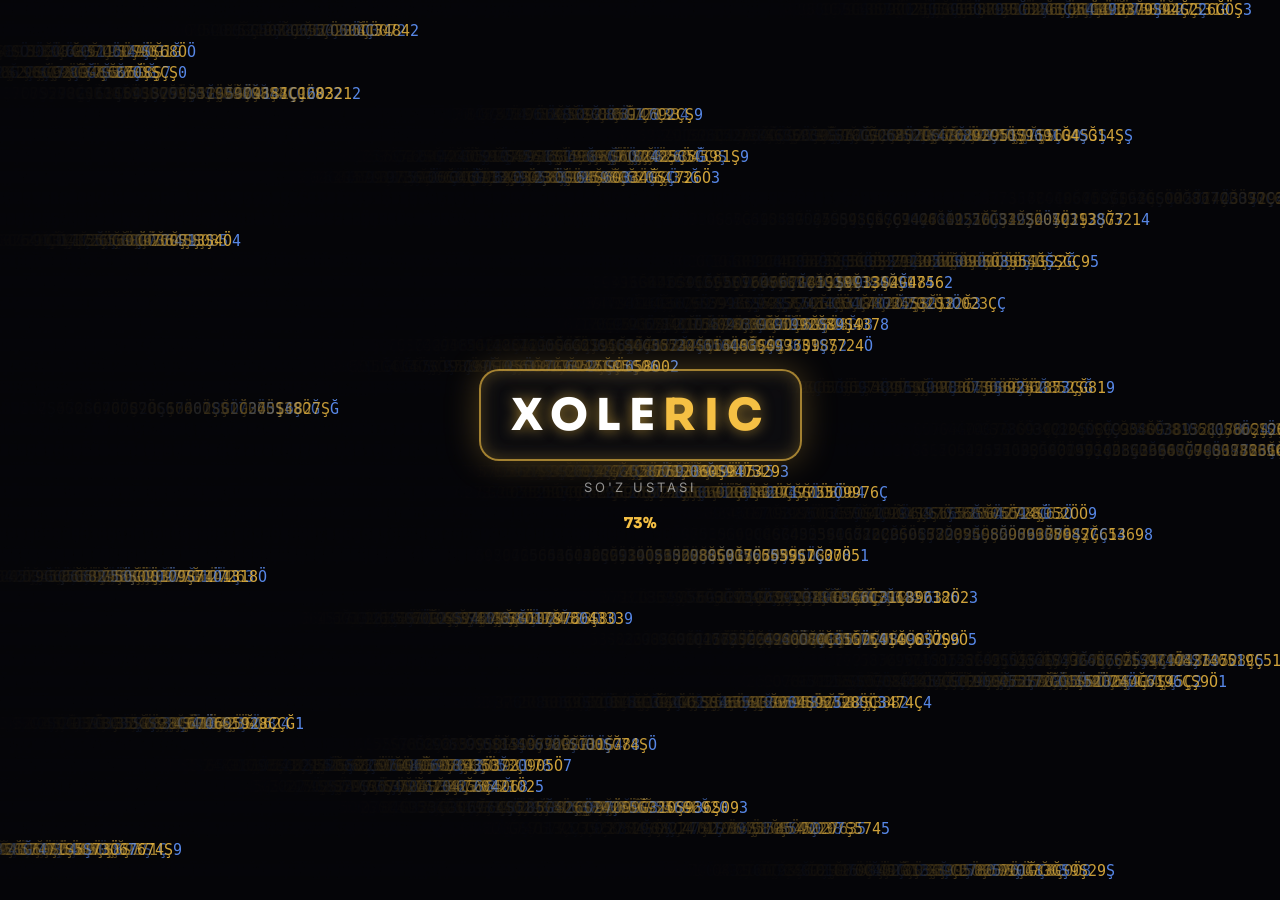
<file: index.html>
<!DOCTYPE html>
<html lang="uz" data-theme="dark">
<head>
<meta charset="UTF-8">
<meta name="viewport" content="width=device-width, initial-scale=1.0, maximum-scale=1.0, user-scalable=no, viewport-fit=cover">
<title>Savodhon — So'z Ustasi | XOLERIC</title>
<meta name="description" content="O'zbek tilidagi so'zlarni bo'g'inlab o'rganish uchun premium interaktiv ilova — 28 harf, 1000+ so'z, offline PWA.">
<meta name="theme-color" content="#050508" id="themeColorMeta">
<meta name="apple-mobile-web-app-capable" content="yes">
<meta name="mobile-web-app-capable" content="yes">
<meta name="apple-mobile-web-app-status-bar-style" content="black-translucent">
<meta name="apple-mobile-web-app-title" content="Savodhon">
<link rel="manifest" href="manifest.json">
<link rel="apple-touch-icon" href="data:image/svg+xml,%3Csvg xmlns='http://www.w3.org/2000/svg' viewBox='0 0 192 192'%3E%3Crect width='192' height='192' rx='44' fill='%23050508'/%3E%3Ctext x='96' y='132' font-size='112' font-weight='900' font-family='sans-serif' text-anchor='middle' fill='%23F5C044'%3ES%3C/text%3E%3C/svg%3E">
<link rel="icon" href="data:image/svg+xml,%3Csvg xmlns='http://www.w3.org/2000/svg' viewBox='0 0 64 64'%3E%3Crect width='64' height='64' rx='14' fill='%23050508'/%3E%3Ctext x='32' y='44' font-size='36' font-weight='900' font-family='sans-serif' text-anchor='middle' fill='%23F5C044'%3ES%3C/text%3E%3C/svg%3E">
<link rel="preconnect" href="https://fonts.googleapis.com">
<link rel="preconnect" href="https://fonts.gstatic.com" crossorigin>
<link href="https://fonts.googleapis.com/css2?family=Inter:wght@400;500;600;700;800;900&family=Sora:wght@500;600;700;800&display=swap" rel="stylesheet">

<link rel="stylesheet" href="assets/css/style.css">
<link rel="canonical" href="https://xolerc.github.io/Savodhon/">
<meta name="author" content="XOLERIC">
<meta name="robots" content="index, follow">
<meta property="og:type" content="website">
<meta property="og:site_name" content="XOLERIC">
<meta property="og:title" content="Savodhon — So'z Ustasi | XOLERIC">
<meta property="og:description" content="O">
<meta property="og:url" content="https://xolerc.github.io/Savodhon/">
<script type="application/ld+json">
{"@context":"https://schema.org","@type":"SoftwareApplication","name":"Savodhon","author":{"@type":"Person","name":"XOLERIC","url":"https://xolerc.github.io/mydrime/"},"url":"https://xolerc.github.io/Savodhon/","sameAs":["https://xolerc.github.io/mydrime/","https://github.com/xolerc/Savodhon"]}
</script>
</head>
<body>
<!-- SAVODHON LOADER -->
<div id="svLoader" aria-hidden="true">
  <canvas id="svMatrix"></canvas>
  <div class="sv-logo" id="svLogo">XOLE<span>RIC</span></div>
  <div class="sv-sub">SO'Z USTASI</div>
  <div class="sv-pct" id="svPct">0%</div>
</div>

<canvas id="particleCanvas"></canvas>
<div class="app-shell">

<!-- ================= WELCOME ================= -->
<section id="welcomeScreen">
  <div class="logo-orb">S</div>
  <div class="w-title">SAVO<span>DHON</span></div>
  <p class="w-sub">So'z Ustasi — bo'g'inlab o'qish trenajeri. 28 harf, 6 bosqich, 1000+ so'z.</p>
  <div class="glass w-card">
    <input id="nameInput" type="text" maxlength="24" placeholder="Ismingizni kiriting..." autocomplete="off">
    <button class="btn-gold" id="startBtn">🚀 Boshlash</button>
    <button class="btn-ghost" id="continueBtn">Davom etish →</button>
  </div>
  <div id="statsPreview" style="display:none">
    <div class="stat-mini"><b id="statWords">0</b><span>so'z</span></div>
    <div class="stat-mini"><b id="statDays">0</b><span>kun streak</span></div>
    <div class="stat-mini"><b id="statXP">0</b><span>XP</span></div>
  </div>
</section>

<!-- ================= MAIN ================= -->
<section id="mainScreen">
  <header class="app-header">
    <div class="avatar" id="userAvatar">S</div>
    <div>
      <div class="h-name" id="userNameDisplay">Savodhon</div>
      <div class="h-lvl" id="levelBadge" onclick="showLevelInfo()">⭐ <span id="levelDisplay">1</span>-daraja · <span id="levelNameMini">Yangi boshlovchi</span></div>
    </div>
    <div class="streak-pill">🔥 <span id="streakCount">0</span></div>
    <button class="icon-btn" onclick="openModal('settingsModal')" aria-label="Sozlamalar">⚙️</button>
  </header>

  <div class="balance">
    <div class="b-label">Umumiy balans · XP</div>
    <div class="b-xp" id="totalXP">0</div>
    <div class="b-lvlname" id="levelNameFull">Yangi boshlovchi</div>
    <div class="b-bar"><div id="levelBarFill"></div></div>
    <div class="b-next" id="nextLevelText"></div>
    <div class="b-goalrow">
      <div class="ring">
        <svg width="64" height="64" viewBox="0 0 64 64">
          <circle cx="32" cy="32" r="26" fill="none" stroke="rgba(255,255,255,.08)" stroke-width="7"/>
          <circle id="goalRingFg" cx="32" cy="32" r="26" fill="none" stroke="#F5C044" stroke-width="7" stroke-linecap="round" stroke-dasharray="163.36" stroke-dashoffset="163.36" style="filter:drop-shadow(0 0 6px rgba(245,192,68,.8))"/>
        </svg>
        <b id="goalPct">0%</b>
      </div>
      <div style="flex:1">
        <div style="font-size:13px;font-weight:800">🎯 Kunlik maqsad</div>
        <div style="font-size:12px;color:var(--dim);font-weight:700" id="goalCount">0 / 20 so'z</div>
        <div class="b-bar" style="height:6px;margin-top:8px"><div id="goalFill"></div></div>
      </div>
    </div>
  </div>

  <div class="sec">
    <div class="sec-title">⚡ Tezkor harakatlar</div>
    <div class="qa-grid">
      <button class="qa" onclick="startMode('letters')"><div class="e">🔤</div><b>Bo'g'in treneri</b><span>Harf → bosqich → so'z</span></button>
      <button class="qa" onclick="startMode('global')"><div class="e">🧱</div><b>So'z quruvchi</b><span>1008 so'z marafoni</span></button>
      <button class="qa" onclick="startMode('review')"><div class="e">⚡</div><b>Tezkor test</b><span>SRS takrorlash</span></button>
      <button class="qa" onclick="startMode('listen')"><div class="e">🎙</div><b>Eshit-takrorla</b><span>Logoped rejimi</span></button>
      <button class="qa gold" onclick="startDailyChallenge()"><div class="e">🎯</div><b>Kunlik challenge</b><span>+50 XP bonus</span></button>
      <button class="qa gold" onclick="startMode('smart')"><div class="e">🧠</div><b>Aqlli mashq</b><span>SM-2 + zaif so'zlar</span></button>
    </div>
  </div>

  <div class="sec">
    <div class="challenge" id="dailyChallenge">
      <span class="challenge-badge" id="challengeBadge">Yangi</span>
      <div id="challengeDesc">Kunlik vazifa yuklanmoqda...</div>
      <div style="display:flex;align-items:center;justify-content:space-between;margin-top:10px">
        <span id="challengeReward">+50 XP</span>
        <button class="btn-gold" style="width:auto;margin:0;padding:11px 22px;font-size:14px" onclick="startDailyChallenge()">Boshlash →</button>
      </div>
      <div id="challengeStatus"></div>
    </div>
  </div>

  <div class="sec">
    <div class="sec-title">🔤 Alifbo <small onclick="showAlphabetScreen()" style="cursor:pointer">Barchasi →</small></div>
    <div id="letterGrid"></div>
  </div>

  <div class="sec">
    <div class="sec-title">🏋️ Trenajerlar</div>
    <button class="mode-row" onclick="startMode('letters')"><span class="e">🔤</span><span><b>Bo'g'inlar</b><span>Harfma-harf mashq</span></span><span class="dots" id="lettersProgress"></span></button>
    <button class="mode-row" onclick="startMode('global')"><span class="e">🌍</span><span><b>Global marafon</b><span>Barcha so'zlar</span></span><span class="dots" id="globalProgress"></span></button>
    <button class="mode-row" onclick="startMode('weak')"><span class="e">🧠</span><span><b>Qiyin so'zlar</b><span>Xatolar ustida ishlash</span></span><span class="dots" id="weakProgress"></span></button>
    <button class="mode-row" onclick="startMode('review')"><span class="e">🔁</span><span><b>Takrorlash</b><span>SRS xotira tizimi</span></span><span class="dots" id="reviewProgress"></span></button>
    <button class="mode-row" onclick="startMode('smart')"><span class="e">🧠</span><span><b>Aqlli mashq</b><span>Zaif + SM-2 + yangi</span></span><span class="dots" id="smartProgress"></span></button>
    <button class="mode-row" onclick="startMode('listen')"><span class="e">🎙</span><span><b>Eshit-takrorla</b><span>Logoped: sekin eshit, takrorla</span></span><span class="dots" id="listenProgress"></span></button>
  </div>

  <div class="sec">
    <div class="sec-title">📊 Statistika</div>
    <div class="stat-grid">
      <div class="stat-card g"><b id="wordsLearned">0</b><span>📚 O'rganilgan so'z</span></div>
      <div class="stat-card gr"><b id="masteredCount">0</b><span>👑 Master harflar</span></div>
      <div class="stat-card bl"><b id="accuracy">0%</b><span>🎯 Aniqlik</span></div>
      <div class="stat-card"><b id="goalStat">0%</b><span>📅 Kunlik rejadagi ulush</span></div>
    </div>
    <div class="chart-card"><h4>📈 Haftalik faollik (so'zlar)</h4><canvas id="weeklyChart" width="600" height="260"></canvas></div>
    <div class="chart-card"><h4>🔤 Harflar o'zlashtirilishi (%)</h4><canvas id="progressChart" width="600" height="260"></canvas></div>
    <div class="time-row">
      <div class="time-box"><span>⏱ Bugun mashq</span><b id="dailyTime">00:00</b><div class="tbar"><div id="dailyTimeFill"></div></div></div>
      <div class="time-box"><span>🗓 Haftalik mashq</span><b id="weeklyTime">0daq</b><div class="tbar"><div id="weeklyTimeFill"></div></div></div>
    </div>
    <div class="report-box">
      <div style="font-size:13px;font-weight:800">📋 Haftalik hisobot (ota-ona / o'qituvchi)</div>
      <pre id="weeklyReportText">Hisobot tayyorlanmoqda...</pre>
      <div style="display:flex;gap:10px">
        <button class="f-btn" style="flex:1" onclick="buildWeeklyReport()">🔄 Yangilash</button>
        <button class="f-btn" style="flex:1" onclick="copyWeeklyReport()">📋 Nusxalash</button>
      </div>
    </div>
  </div>

  <div class="sec" style="padding-bottom:10px">
    <div class="sec-title">🏆 Yutuqlar</div>
    <div id="achievementsList"></div>
  </div>

  <nav class="bottom-nav">
    <button class="nav-btn on" id="navHome" onclick="switchTab('main')"><span class="i">🏠</span>Bosh sahifa</button>
    <button class="nav-btn" id="navAlpha" onclick="switchTab('alphabet')"><span class="i">🔤</span>Alifbo</button>
    <button class="nav-btn" onclick="openModal('modeSheet')"><span class="i">🎯</span>Mashq</button>
    <button class="nav-btn" onclick="openModal('profileModal')"><span class="i">👤</span>Profil</button>
  </nav>
</section>

<!-- ================= ALPHABET ================= -->
<section id="alphabetScreen">
  <div class="alpha-head">
    <button class="icon-btn" onclick="exitAlphabetScreen()">←</button>
    <h2>🔤 Alifbo</h2>
    <button class="btn-gold" style="width:auto;margin:0 0 0 auto;padding:10px 18px;font-size:13px" onclick="startDailyChallengeFromAlphabet()">🎯 Challenge</button>
  </div>
  <div class="alpha-sec">Asosiy harflar · 25</div>
  <div class="alpha-grid" id="basicLetters"></div>
  <div class="alpha-sec">Maxsus harflar · 5</div>
  <div class="alpha-grid" id="specialLetters"></div>
</section>

<!-- ================= FOCUS ================= -->
<section id="focusScreen">
  <div class="f-top">
    <button class="icon-btn" onclick="exitFocus()">✕</button>
    <div id="lessonLabel">Dars</div>
    <button class="icon-btn" id="timerBtn" style="margin-left:auto" onclick="toggleTimer()" aria-label="Taymer">⏱</button>
  </div>
  <div class="f-prog">
    <div class="f-prog-meta"><span id="focusStepLabel">1-Bosqich</span><span id="focusWordCount">1/36</span></div>
    <div class="f-bar"><div id="focusProgressThumb"></div></div>
  </div>
  <div id="focusTimerBar"><span>⏱</span><span id="timerDisplay">25:00</span><div style="flex:1;height:6px;border-radius:99px;background:rgba(255,255,255,.12);overflow:hidden"><div id="timerProgressFill" style="width:100%"></div></div><span id="timerLabel">25:00</span></div>
  <div class="word-card"><div id="wordDisplay"></div><div id="wordEn" class="en-sub big"></div></div>
  <div class="visual-wrap" id="visualWrap">
    <div class="visual-emoji" id="visualEmoji">📖</div>
    <div class="visual-word" id="visualWord"></div>
    <button class="visual-toggle" id="visualToggle" onclick="toggleVisual(event)">🖼 Rasmni yashirish</button>
  </div>
  <div class="syl-chips" id="sylChips"></div>
  <div class="listen-card" id="listenCard" style="display:none">
    <h4>🎙 Eshit — Takrorla (logoped rejimi)</h4>
    <div style="font-size:12.5px;color:var(--dim)" id="listenWordHint"></div>
    <div class="listen-tip" id="articTip"></div>
    <div class="listen-row">
      <button class="listen-btn primary" id="listenPlayBtn" onclick="listenPlaySlow()">🔊 Sekin eshitish</button>
      <button class="listen-btn rec" id="listenRecBtn" onclick="listenRecord()">🎙 Gapirish</button>
    </div>
    <div class="listen-row" id="selfAssessRow" style="display:none">
      <button class="listen-btn" onclick="selfAssess(true)">👍 To'g'ri aytdim</button>
      <button class="listen-btn" onclick="selfAssess(false)">💪 Qiyin bo'ldi</button>
    </div>
    <div id="listenResult"></div>
  </div>
  <div id="gameInputWrapper" onclick="focusInput()">
    <div id="mirrorInput"><span id="mirrorText"></span><span id="cursor"></span></div>
    <input id="hiddenInput" type="text" autocomplete="off" autocapitalize="off" autocorrect="off" spellcheck="false">
  </div>
  <div class="f-actions">
    <button class="f-btn" onclick="showHint()">💡 Hint <span id="hintCount">(3)</span></button>
    <button class="f-btn" onclick="speakWord()">🔊 Eshitish</button>
    <button class="f-btn" id="listenToggleBtn" onclick="toggleListenCard()">🎙 Takrorla</button>
  </div>
  <div id="feedbackArea">
    <div id="feedbackMsg"></div>
    <div id="xpPopup">+10 XP 🎉</div>
  </div>
  <div id="successCard"><div style="display:flex;justify-content:space-between;align-items:center"><div>✅ To'g'ri!</div><div style="font-family:var(--num);color:var(--gold)">+10 XP 🎉</div></div></div>
  <button id="nextBtn" onclick="handleNext()">Keyingi so'z → (Enter)</button>
</section>

</div><!-- /app-shell -->

<!-- letter sheet -->
<div class="modal-overlay" id="letterSheet"><div class="modal">
  <h3 id="sheetTitle">Harf</h3>
  <div id="sheetSteps"></div>
  <button class="btn-ghost" onclick="closeModal('letterSheet')" style="margin-top:14px">Yopish</button>
</div></div>

<!-- guard -->
<div id="guardOverlay" onclick="requestFullscreen()"><div><div style="font-size:54px">📱</div><h2 style="font-family:var(--num);margin:12px 0">Davom etish uchun bosing</h2><p style="color:var(--dim)">To'liq ekran rejimi</p></div></div>

<!-- artic modal -->
<div class="modal-overlay" id="articModal"><div class="modal" style="text-align:center">
  <div class="artic-big" id="articBig">A</div>
  <h3 id="articTitle" style="margin-top:6px">A tovushi</h3>
  <div class="artic-sec" id="articBody" style="text-align:left"></div>
  <div style="display:flex;gap:10px;margin-top:14px">
    <button class="listen-btn primary" style="flex:1" onclick="articListen()">🔊 Tinglash</button>
    <button class="listen-btn" style="flex:1" onclick="closeModal('articModal')">Yopish</button>
  </div>
</div></div>

<!-- session summary modal -->
<div class="modal-overlay" id="summaryModal"><div class="modal">
  <h3>🎉 Sessiya xulosasi</h3>
  <div class="summary-hero"><div class="big" id="sumPct">0%</div><div id="sumMsg" style="font-weight:700;font-size:14px">Ajoyib harakat!</div></div>
  <div class="sum-grid">
    <div class="sum-box"><b id="sumCorrect">0/0</b><span>✅ To'g'ri javoblar</span></div>
    <div class="sum-box"><b id="sumTime">0s</b><span>⏱ O'rtacha javob vaqti</span></div>
    <div class="sum-box"><b id="sumXP">+0 XP</b><span>⭐ Sessiya XP</span></div>
    <div class="sum-box"><b id="sumStreak">🔥 0</b><span>Streak</span></div>
  </div>
  <div class="listen-tip" id="sumGoal"></div>
  <button class="btn-gold" onclick="closeModal('summaryModal')">Davom etish 🚀</button>
</div></div>

<!-- level modal -->
<div class="modal-overlay" id="levelModal"><div class="modal">
  <h3>⭐ Darajalar (15)</h3>
  <div id="levelList"></div>
  <button class="btn-ghost" onclick="closeModal('levelModal')">Yopish</button>
</div></div>

<!-- shortcuts modal -->
<div class="modal-overlay" id="shortcutsModal"><div class="modal">
  <h3>⌨️ Klaviatura yorliqlari</h3>
  <div class="set-row"><span><span class="kbd">Enter</span> — keyingi so'z</span></div>
  <div class="set-row"><span><span class="kbd">H</span> — hint ko'rsatish</span></div>
  <div class="set-row"><span><span class="kbd">S</span> — so'zni eshitish</span></div>
  <div class="set-row"><span><span class="kbd">T</span> — taymer on/off</span></div>
  <div class="set-row"><span><span class="kbd">Esc</span> — orqaga</span></div>
  <button class="btn-ghost" onclick="closeModal('shortcutsModal')">Yopish</button>
</div></div>

<!-- mode sheet -->
<div class="modal-overlay" id="modeSheet"><div class="modal">
  <h3>🎯 Mashq rejimini tanlang</h3>
  <button class="mode-row" onclick="closeModal('modeSheet');startMode('letters')"><span class="e">🔤</span><span><b>Bo'g'in treneri</b><span>Harf → bosqich → so'z</span></span></button>
  <button class="mode-row" onclick="closeModal('modeSheet');startMode('global')"><span class="e">🧱</span><span><b>So'z quruvchi</b><span>1008 so'z marafoni</span></span></button>
  <button class="mode-row" onclick="closeModal('modeSheet');startMode('weak')"><span class="e">🧠</span><span><b>Qiyin so'zlar</b><span>Xatolar ustida ishlash</span></span></button>
  <button class="mode-row" onclick="closeModal('modeSheet');startMode('review')"><span class="e">🔁</span><span><b>Tezkor test</b><span>SRS takrorlash</span></span></button>
  <button class="mode-row" onclick="closeModal('modeSheet');startMode('smart')"><span class="e">🧠</span><span><b>Aqlli mashq</b><span>Zaif + SM-2 + yangi</span></span></button>
  <button class="mode-row" onclick="closeModal('modeSheet');startMode('listen')"><span class="e">🎙</span><span><b>Eshit-takrorla</b><span>Logoped rejimi</span></span></button>
  <button class="btn-ghost" onclick="closeModal('modeSheet')">Bekor qilish</button>
</div></div>

<!-- settings modal -->
<div class="modal-overlay" id="settingsModal"><div class="modal">
  <h3>⚙️ Sozlamalar</h3>
  <button class="set-row" onclick="toggleTheme()"><span>🌙 Mavzu (Midnight / Golden)</span><span id="themeName">Midnight</span></button>
  <div class="set-row"><span>🎯 Kunlik maqsad (so'z)</span><select id="goalSelect" onchange="changeGoal(this.value)"></select></div>
  <button class="set-row" onclick="closeModal('settingsModal');openModal('shortcutsModal')"><span>⌨️ Klaviatura yorliqlari</span><span>→</span></button>
  <button class="set-row" onclick="requestFullscreen()"><span>📱 To'liq ekran</span><span>→</span></button>
  <a class="set-row" style="text-decoration:none" href="https://github.com/xolerc/Savodhon/releases/download/v3.0/Savodhon-v3.0.apk"><span>⬇ APK yuklab olish (v3.0)</span><span>→</span></a>
  <button class="set-row" onclick="closeModal('settingsModal');openModal('aboutModal')"><span>ℹ️ Ilova haqida</span><span>→</span></button>
  <button class="btn-ghost" onclick="closeModal('settingsModal')">Yopish</button>
</div></div>

<!-- about modal -->
<div class="modal-overlay" id="aboutModal"><div class="modal" style="text-align:center">
  <div style="font-size:44px;line-height:1">📖</div>
  <h3 style="margin:10px 0 2px">Savodhon — So'z Ustasi</h3>
  <div style="color:var(--gold);font-weight:800;font-size:13px">v3 • 2026 alifbo (28 harf, 1008 so'z)</div>
  <p style="color:var(--dim);font-size:13px;line-height:1.6;margin:12px 0">Bo'g'inlab o'qish trenajeri: vizual lug'at, SM-2 takrorlash, artikulatsiya va aqlli mashq bilan.</p>
  <div style="font-size:14px">👨‍💻 Muallif: <b>Xoleric</b></div>
  <button class="btn-ghost" onclick="closeModal('aboutModal')" style="margin-top:14px">Yopish</button>
</div></div>

<!-- profile modal -->
<div class="modal-overlay" id="profileModal"><div class="modal" style="text-align:center">
  <div class="avatar" id="profileAvatar" style="width:72px;height:72px;font-size:32px;margin:0 auto;border-radius:24px">S</div>
  <h3 id="profileName" style="margin:12px 0 2px">Foydalanuvchi</h3>
  <div style="color:var(--gold);font-weight:800;font-size:13px" id="profileLevel">1-daraja</div>
  <div style="display:flex;gap:10px;margin:16px 0;text-align:center">
    <div class="stat-mini" style="flex:1"><b id="profileXP">0</b><span>XP</span></div>
    <div class="stat-mini" style="flex:1"><b id="profileWords">0</b><span>so'z</span></div>
    <div class="stat-mini" style="flex:1"><b id="profileStreak">0</b><span>🔥 kun</span></div>
  </div>
  <button class="set-row" onclick="exportData()"><span>📤 Ma'lumotni eksport (JSON)</span><span>→</span></button>
  <button class="set-row" onclick="document.getElementById('importInput').click()"><span>📥 Import qilish (JSON)</span><span>→</span></button>
  <input type="file" id="importInput" accept=".json,application/json" style="display:none" onchange="importData(event)">
  <button class="set-row" onclick="toggleTheme()"><span>🌙 Mavzuni almashtirish</span><span>→</span></button>
  <button class="set-row" onclick="exitApp()"><span>🚪 Chiqish (ismni almashtirish)</span><span>→</span></button>
  <button class="btn-ghost" onclick="closeModal('profileModal')">Yopish</button>
</div></div>


<script src="assets/js/app.js" defer></script>
</body>
</html>
</file>
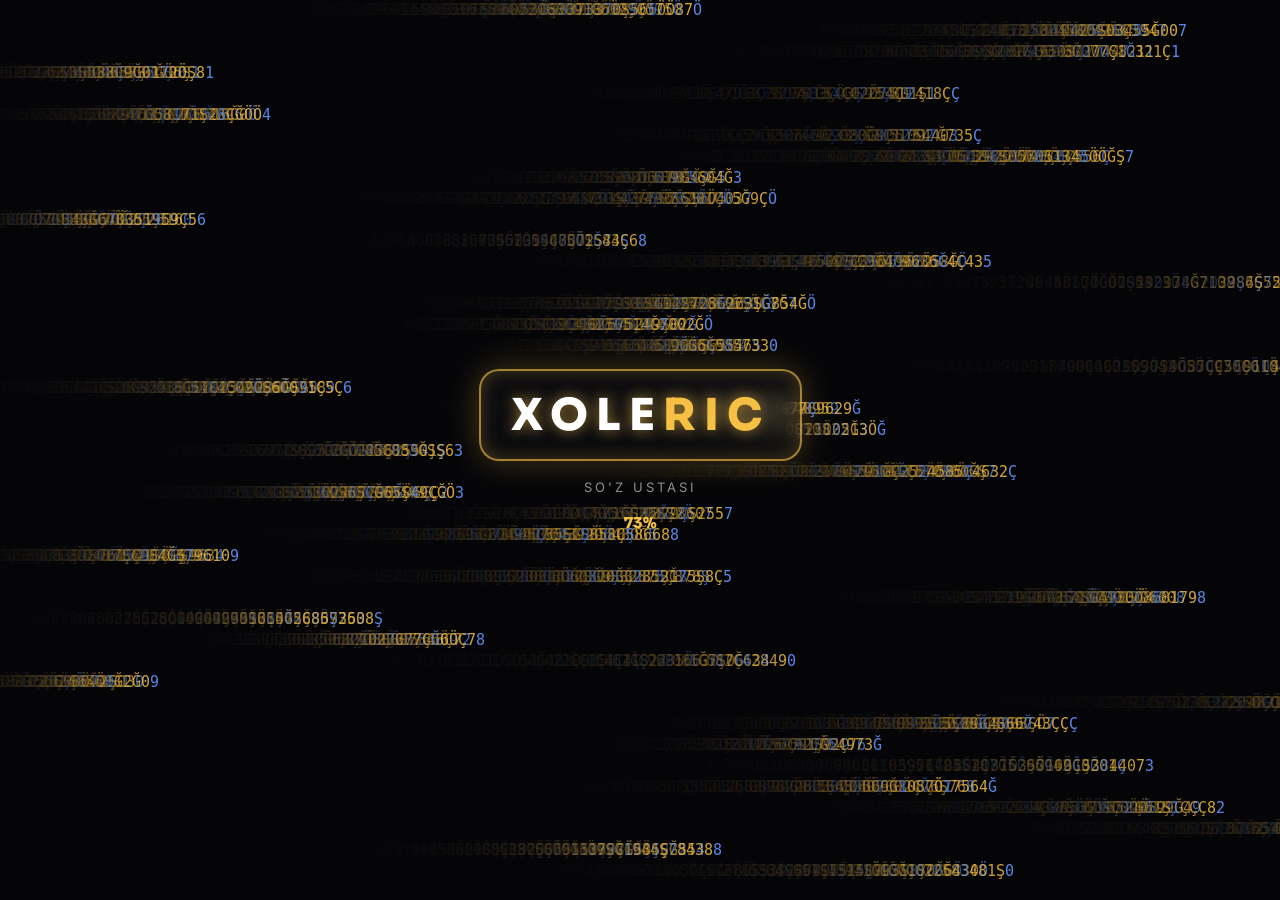
<file: android/app/src/main/assets/index.html>
<!DOCTYPE html>
<html lang="uz" data-theme="dark">
<head>
<meta charset="UTF-8">
<meta name="viewport" content="width=device-width, initial-scale=1.0, maximum-scale=1.0, user-scalable=no, viewport-fit=cover">
<title>Savodhon — So'z Ustasi | XOLERIC</title>
<meta name="description" content="O'zbek tilidagi so'zlarni bo'g'inlab o'rganish uchun premium interaktiv ilova — 28 harf, 1000+ so'z, offline PWA.">
<meta name="theme-color" content="#050508" id="themeColorMeta">
<meta name="apple-mobile-web-app-capable" content="yes">
<meta name="mobile-web-app-capable" content="yes">
<meta name="apple-mobile-web-app-status-bar-style" content="black-translucent">
<meta name="apple-mobile-web-app-title" content="Savodhon">
<link rel="manifest" href="manifest.json">
<link rel="apple-touch-icon" href="data:image/svg+xml,%3Csvg xmlns='http://www.w3.org/2000/svg' viewBox='0 0 192 192'%3E%3Crect width='192' height='192' rx='44' fill='%23050508'/%3E%3Ctext x='96' y='132' font-size='112' font-weight='900' font-family='sans-serif' text-anchor='middle' fill='%23F5C044'%3ES%3C/text%3E%3C/svg%3E">
<link rel="icon" href="data:image/svg+xml,%3Csvg xmlns='http://www.w3.org/2000/svg' viewBox='0 0 64 64'%3E%3Crect width='64' height='64' rx='14' fill='%23050508'/%3E%3Ctext x='32' y='44' font-size='36' font-weight='900' font-family='sans-serif' text-anchor='middle' fill='%23F5C044'%3ES%3C/text%3E%3C/svg%3E">
<link rel="preconnect" href="https://fonts.googleapis.com">
<link rel="preconnect" href="https://fonts.gstatic.com" crossorigin>
<link href="https://fonts.googleapis.com/css2?family=Inter:wght@400;500;600;700;800;900&family=Sora:wght@500;600;700;800&display=swap" rel="stylesheet">

<link rel="stylesheet" href="../../../../../assets/css/style.css">
<link rel="canonical" href="https://xolerc.github.io/Savodhon/index.html">
<meta name="author" content="XOLERIC">
<meta name="robots" content="index, follow">
<meta property="og:type" content="website">
<meta property="og:site_name" content="XOLERIC">
<meta property="og:title" content="Savodhon — So'z Ustasi | XOLERIC">
<meta property="og:description" content="O">
<meta property="og:url" content="https://xolerc.github.io/Savodhon/index.html">
<script type="application/ld+json">
{"@context":"https://schema.org","@type":"SoftwareApplication","name":"Savodhon","author":{"@type":"Person","name":"XOLERIC","url":"https://xolerc.github.io/mydrime/"},"url":"https://xolerc.github.io/Savodhon/index.html","sameAs":["https://xolerc.github.io/mydrime/","https://github.com/xolerc/Savodhon"]}
</script>
</head>
<body>
<!-- SAVODHON LOADER -->
<div id="svLoader" aria-hidden="true">
  <canvas id="svMatrix"></canvas>
  <div class="sv-logo" id="svLogo">XOLE<span>RIC</span></div>
  <div class="sv-sub">SO'Z USTASI</div>
  <div class="sv-pct" id="svPct">0%</div>
</div>

<canvas id="particleCanvas"></canvas>
<div class="app-shell">

<!-- ================= WELCOME ================= -->
<section id="welcomeScreen">
  <div class="logo-orb">S</div>
  <div class="w-title">SAVO<span>DHON</span></div>
  <p class="w-sub">So'z Ustasi — bo'g'inlab o'qish trenajeri. 28 harf, 6 bosqich, 1000+ so'z.</p>
  <div class="glass w-card">
    <input id="nameInput" type="text" maxlength="24" placeholder="Ismingizni kiriting..." autocomplete="off">
    <button class="btn-gold" id="startBtn">🚀 Boshlash</button>
    <button class="btn-ghost" id="continueBtn">Davom etish →</button>
  </div>
  <div id="statsPreview" style="display:none">
    <div class="stat-mini"><b id="statWords">0</b><span>so'z</span></div>
    <div class="stat-mini"><b id="statDays">0</b><span>kun streak</span></div>
    <div class="stat-mini"><b id="statXP">0</b><span>XP</span></div>
  </div>
</section>

<!-- ================= MAIN ================= -->
<section id="mainScreen">
  <header class="app-header">
    <div class="avatar" id="userAvatar">S</div>
    <div>
      <div class="h-name" id="userNameDisplay">Savodhon</div>
      <div class="h-lvl" id="levelBadge" onclick="showLevelInfo()">⭐ <span id="levelDisplay">1</span>-daraja · <span id="levelNameMini">Yangi boshlovchi</span></div>
    </div>
    <div class="streak-pill">🔥 <span id="streakCount">0</span></div>
    <button class="icon-btn" onclick="openModal('settingsModal')" aria-label="Sozlamalar">⚙️</button>
  </header>

  <div class="balance">
    <div class="b-label">Umumiy balans · XP</div>
    <div class="b-xp" id="totalXP">0</div>
    <div class="b-lvlname" id="levelNameFull">Yangi boshlovchi</div>
    <div class="b-bar"><div id="levelBarFill"></div></div>
    <div class="b-next" id="nextLevelText"></div>
    <div class="b-goalrow">
      <div class="ring">
        <svg width="64" height="64" viewBox="0 0 64 64">
          <circle cx="32" cy="32" r="26" fill="none" stroke="rgba(255,255,255,.08)" stroke-width="7"/>
          <circle id="goalRingFg" cx="32" cy="32" r="26" fill="none" stroke="#F5C044" stroke-width="7" stroke-linecap="round" stroke-dasharray="163.36" stroke-dashoffset="163.36" style="filter:drop-shadow(0 0 6px rgba(245,192,68,.8))"/>
        </svg>
        <b id="goalPct">0%</b>
      </div>
      <div style="flex:1">
        <div style="font-size:13px;font-weight:800">🎯 Kunlik maqsad</div>
        <div style="font-size:12px;color:var(--dim);font-weight:700" id="goalCount">0 / 20 so'z</div>
        <div class="b-bar" style="height:6px;margin-top:8px"><div id="goalFill"></div></div>
      </div>
    </div>
  </div>

  <div class="sec">
    <div class="sec-title">⚡ Tezkor harakatlar</div>
    <div class="qa-grid">
      <button class="qa" onclick="startMode('letters')"><div class="e">🔤</div><b>Bo'g'in treneri</b><span>Harf → bosqich → so'z</span></button>
      <button class="qa" onclick="startMode('global')"><div class="e">🧱</div><b>So'z quruvchi</b><span>1008 so'z marafoni</span></button>
      <button class="qa" onclick="startMode('review')"><div class="e">⚡</div><b>Tezkor test</b><span>SRS takrorlash</span></button>
      <button class="qa" onclick="startMode('listen')"><div class="e">🎙</div><b>Eshit-takrorla</b><span>Logoped rejimi</span></button>
      <button class="qa gold" onclick="startDailyChallenge()"><div class="e">🎯</div><b>Kunlik challenge</b><span>+50 XP bonus</span></button>
      <button class="qa gold" onclick="startMode('smart')"><div class="e">🧠</div><b>Aqlli mashq</b><span>SM-2 + zaif so'zlar</span></button>
    </div>
  </div>

  <div class="sec">
    <div class="challenge" id="dailyChallenge">
      <span class="challenge-badge" id="challengeBadge">Yangi</span>
      <div id="challengeDesc">Kunlik vazifa yuklanmoqda...</div>
      <div style="display:flex;align-items:center;justify-content:space-between;margin-top:10px">
        <span id="challengeReward">+50 XP</span>
        <button class="btn-gold" style="width:auto;margin:0;padding:11px 22px;font-size:14px" onclick="startDailyChallenge()">Boshlash →</button>
      </div>
      <div id="challengeStatus"></div>
    </div>
  </div>

  <div class="sec">
    <div class="sec-title">🔤 Alifbo <small onclick="showAlphabetScreen()" style="cursor:pointer">Barchasi →</small></div>
    <div id="letterGrid"></div>
  </div>

  <div class="sec">
    <div class="sec-title">🏋️ Trenajerlar</div>
    <button class="mode-row" onclick="startMode('letters')"><span class="e">🔤</span><span><b>Bo'g'inlar</b><span>Harfma-harf mashq</span></span><span class="dots" id="lettersProgress"></span></button>
    <button class="mode-row" onclick="startMode('global')"><span class="e">🌍</span><span><b>Global marafon</b><span>Barcha so'zlar</span></span><span class="dots" id="globalProgress"></span></button>
    <button class="mode-row" onclick="startMode('weak')"><span class="e">🧠</span><span><b>Qiyin so'zlar</b><span>Xatolar ustida ishlash</span></span><span class="dots" id="weakProgress"></span></button>
    <button class="mode-row" onclick="startMode('review')"><span class="e">🔁</span><span><b>Takrorlash</b><span>SRS xotira tizimi</span></span><span class="dots" id="reviewProgress"></span></button>
    <button class="mode-row" onclick="startMode('smart')"><span class="e">🧠</span><span><b>Aqlli mashq</b><span>Zaif + SM-2 + yangi</span></span><span class="dots" id="smartProgress"></span></button>
    <button class="mode-row" onclick="startMode('listen')"><span class="e">🎙</span><span><b>Eshit-takrorla</b><span>Logoped: sekin eshit, takrorla</span></span><span class="dots" id="listenProgress"></span></button>
  </div>

  <div class="sec">
    <div class="sec-title">📊 Statistika</div>
    <div class="stat-grid">
      <div class="stat-card g"><b id="wordsLearned">0</b><span>📚 O'rganilgan so'z</span></div>
      <div class="stat-card gr"><b id="masteredCount">0</b><span>👑 Master harflar</span></div>
      <div class="stat-card bl"><b id="accuracy">0%</b><span>🎯 Aniqlik</span></div>
      <div class="stat-card"><b id="goalStat">0%</b><span>📅 Kunlik rejadagi ulush</span></div>
    </div>
    <div class="chart-card"><h4>📈 Haftalik faollik (so'zlar)</h4><canvas id="weeklyChart" width="600" height="260"></canvas></div>
    <div class="chart-card"><h4>🔤 Harflar o'zlashtirilishi (%)</h4><canvas id="progressChart" width="600" height="260"></canvas></div>
    <div class="time-row">
      <div class="time-box"><span>⏱ Bugun mashq</span><b id="dailyTime">00:00</b><div class="tbar"><div id="dailyTimeFill"></div></div></div>
      <div class="time-box"><span>🗓 Haftalik mashq</span><b id="weeklyTime">0daq</b><div class="tbar"><div id="weeklyTimeFill"></div></div></div>
    </div>
    <div class="report-box">
      <div style="font-size:13px;font-weight:800">📋 Haftalik hisobot (ota-ona / o'qituvchi)</div>
      <pre id="weeklyReportText">Hisobot tayyorlanmoqda...</pre>
      <div style="display:flex;gap:10px">
        <button class="f-btn" style="flex:1" onclick="buildWeeklyReport()">🔄 Yangilash</button>
        <button class="f-btn" style="flex:1" onclick="copyWeeklyReport()">📋 Nusxalash</button>
      </div>
    </div>
  </div>

  <div class="sec" style="padding-bottom:10px">
    <div class="sec-title">🏆 Yutuqlar</div>
    <div id="achievementsList"></div>
  </div>

  <nav class="bottom-nav">
    <button class="nav-btn on" id="navHome" onclick="switchTab('main')"><span class="i">🏠</span>Bosh sahifa</button>
    <button class="nav-btn" id="navAlpha" onclick="switchTab('alphabet')"><span class="i">🔤</span>Alifbo</button>
    <button class="nav-btn" onclick="openModal('modeSheet')"><span class="i">🎯</span>Mashq</button>
    <button class="nav-btn" onclick="openModal('profileModal')"><span class="i">👤</span>Profil</button>
  </nav>
</section>

<!-- ================= ALPHABET ================= -->
<section id="alphabetScreen">
  <div class="alpha-head">
    <button class="icon-btn" onclick="exitAlphabetScreen()">←</button>
    <h2>🔤 Alifbo</h2>
    <button class="btn-gold" style="width:auto;margin:0 0 0 auto;padding:10px 18px;font-size:13px" onclick="startDailyChallengeFromAlphabet()">🎯 Challenge</button>
  </div>
  <div class="alpha-sec">Asosiy harflar · 25</div>
  <div class="alpha-grid" id="basicLetters"></div>
  <div class="alpha-sec">Maxsus harflar · 5</div>
  <div class="alpha-grid" id="specialLetters"></div>
</section>

<!-- ================= FOCUS ================= -->
<section id="focusScreen">
  <div class="f-top">
    <button class="icon-btn" onclick="exitFocus()">✕</button>
    <div id="lessonLabel">Dars</div>
    <button class="icon-btn" id="timerBtn" style="margin-left:auto" onclick="toggleTimer()" aria-label="Taymer">⏱</button>
  </div>
  <div class="f-prog">
    <div class="f-prog-meta"><span id="focusStepLabel">1-Bosqich</span><span id="focusWordCount">1/36</span></div>
    <div class="f-bar"><div id="focusProgressThumb"></div></div>
  </div>
  <div id="focusTimerBar"><span>⏱</span><span id="timerDisplay">25:00</span><div style="flex:1;height:6px;border-radius:99px;background:rgba(255,255,255,.12);overflow:hidden"><div id="timerProgressFill" style="width:100%"></div></div><span id="timerLabel">25:00</span></div>
  <div class="word-card"><div id="wordDisplay"></div><div id="wordEn" class="en-sub big"></div></div>
  <div class="visual-wrap" id="visualWrap">
    <div class="visual-emoji" id="visualEmoji">📖</div>
    <div class="visual-word" id="visualWord"></div>
    <button class="visual-toggle" id="visualToggle" onclick="toggleVisual(event)">🖼 Rasmni yashirish</button>
  </div>
  <div class="syl-chips" id="sylChips"></div>
  <div class="listen-card" id="listenCard" style="display:none">
    <h4>🎙 Eshit — Takrorla (logoped rejimi)</h4>
    <div style="font-size:12.5px;color:var(--dim)" id="listenWordHint"></div>
    <div class="listen-tip" id="articTip"></div>
    <div class="listen-row">
      <button class="listen-btn primary" id="listenPlayBtn" onclick="listenPlaySlow()">🔊 Sekin eshitish</button>
      <button class="listen-btn rec" id="listenRecBtn" onclick="listenRecord()">🎙 Gapirish</button>
    </div>
    <div class="listen-row" id="selfAssessRow" style="display:none">
      <button class="listen-btn" onclick="selfAssess(true)">👍 To'g'ri aytdim</button>
      <button class="listen-btn" onclick="selfAssess(false)">💪 Qiyin bo'ldi</button>
    </div>
    <div id="listenResult"></div>
  </div>
  <div id="gameInputWrapper" onclick="focusInput()">
    <div id="mirrorInput"><span id="mirrorText"></span><span id="cursor"></span></div>
    <input id="hiddenInput" type="text" autocomplete="off" autocapitalize="off" autocorrect="off" spellcheck="false">
  </div>
  <div class="f-actions">
    <button class="f-btn" onclick="showHint()">💡 Hint <span id="hintCount">(3)</span></button>
    <button class="f-btn" onclick="speakWord()">🔊 Eshitish</button>
    <button class="f-btn" id="listenToggleBtn" onclick="toggleListenCard()">🎙 Takrorla</button>
  </div>
  <div id="feedbackArea">
    <div id="feedbackMsg"></div>
    <div id="xpPopup">+10 XP 🎉</div>
  </div>
  <div id="successCard"><div style="display:flex;justify-content:space-between;align-items:center"><div>✅ To'g'ri!</div><div style="font-family:var(--num);color:var(--gold)">+10 XP 🎉</div></div></div>
  <button id="nextBtn" onclick="handleNext()">Keyingi so'z → (Enter)</button>
</section>

</div><!-- /app-shell -->

<!-- letter sheet -->
<div class="modal-overlay" id="letterSheet"><div class="modal">
  <h3 id="sheetTitle">Harf</h3>
  <div id="sheetSteps"></div>
  <button class="btn-ghost" onclick="closeModal('letterSheet')" style="margin-top:14px">Yopish</button>
</div></div>

<!-- guard -->
<div id="guardOverlay" onclick="requestFullscreen()"><div><div style="font-size:54px">📱</div><h2 style="font-family:var(--num);margin:12px 0">Davom etish uchun bosing</h2><p style="color:var(--dim)">To'liq ekran rejimi</p></div></div>

<!-- artic modal -->
<div class="modal-overlay" id="articModal"><div class="modal" style="text-align:center">
  <div class="artic-big" id="articBig">A</div>
  <h3 id="articTitle" style="margin-top:6px">A tovushi</h3>
  <div class="artic-sec" id="articBody" style="text-align:left"></div>
  <div style="display:flex;gap:10px;margin-top:14px">
    <button class="listen-btn primary" style="flex:1" onclick="articListen()">🔊 Tinglash</button>
    <button class="listen-btn" style="flex:1" onclick="closeModal('articModal')">Yopish</button>
  </div>
</div></div>

<!-- session summary modal -->
<div class="modal-overlay" id="summaryModal"><div class="modal">
  <h3>🎉 Sessiya xulosasi</h3>
  <div class="summary-hero"><div class="big" id="sumPct">0%</div><div id="sumMsg" style="font-weight:700;font-size:14px">Ajoyib harakat!</div></div>
  <div class="sum-grid">
    <div class="sum-box"><b id="sumCorrect">0/0</b><span>✅ To'g'ri javoblar</span></div>
    <div class="sum-box"><b id="sumTime">0s</b><span>⏱ O'rtacha javob vaqti</span></div>
    <div class="sum-box"><b id="sumXP">+0 XP</b><span>⭐ Sessiya XP</span></div>
    <div class="sum-box"><b id="sumStreak">🔥 0</b><span>Streak</span></div>
  </div>
  <div class="listen-tip" id="sumGoal"></div>
  <button class="btn-gold" onclick="closeModal('summaryModal')">Davom etish 🚀</button>
</div></div>

<!-- level modal -->
<div class="modal-overlay" id="levelModal"><div class="modal">
  <h3>⭐ Darajalar (15)</h3>
  <div id="levelList"></div>
  <button class="btn-ghost" onclick="closeModal('levelModal')">Yopish</button>
</div></div>

<!-- shortcuts modal -->
<div class="modal-overlay" id="shortcutsModal"><div class="modal">
  <h3>⌨️ Klaviatura yorliqlari</h3>
  <div class="set-row"><span><span class="kbd">Enter</span> — keyingi so'z</span></div>
  <div class="set-row"><span><span class="kbd">H</span> — hint ko'rsatish</span></div>
  <div class="set-row"><span><span class="kbd">S</span> — so'zni eshitish</span></div>
  <div class="set-row"><span><span class="kbd">T</span> — taymer on/off</span></div>
  <div class="set-row"><span><span class="kbd">Esc</span> — orqaga</span></div>
  <button class="btn-ghost" onclick="closeModal('shortcutsModal')">Yopish</button>
</div></div>

<!-- mode sheet -->
<div class="modal-overlay" id="modeSheet"><div class="modal">
  <h3>🎯 Mashq rejimini tanlang</h3>
  <button class="mode-row" onclick="closeModal('modeSheet');startMode('letters')"><span class="e">🔤</span><span><b>Bo'g'in treneri</b><span>Harf → bosqich → so'z</span></span></button>
  <button class="mode-row" onclick="closeModal('modeSheet');startMode('global')"><span class="e">🧱</span><span><b>So'z quruvchi</b><span>1008 so'z marafoni</span></span></button>
  <button class="mode-row" onclick="closeModal('modeSheet');startMode('weak')"><span class="e">🧠</span><span><b>Qiyin so'zlar</b><span>Xatolar ustida ishlash</span></span></button>
  <button class="mode-row" onclick="closeModal('modeSheet');startMode('review')"><span class="e">🔁</span><span><b>Tezkor test</b><span>SRS takrorlash</span></span></button>
  <button class="mode-row" onclick="closeModal('modeSheet');startMode('smart')"><span class="e">🧠</span><span><b>Aqlli mashq</b><span>Zaif + SM-2 + yangi</span></span></button>
  <button class="mode-row" onclick="closeModal('modeSheet');startMode('listen')"><span class="e">🎙</span><span><b>Eshit-takrorla</b><span>Logoped rejimi</span></span></button>
  <button class="btn-ghost" onclick="closeModal('modeSheet')">Bekor qilish</button>
</div></div>

<!-- settings modal -->
<div class="modal-overlay" id="settingsModal"><div class="modal">
  <h3>⚙️ Sozlamalar</h3>
  <button class="set-row" onclick="toggleTheme()"><span>🌙 Mavzu (Midnight / Golden)</span><span id="themeName">Midnight</span></button>
  <div class="set-row"><span>🎯 Kunlik maqsad (so'z)</span><select id="goalSelect" onchange="changeGoal(this.value)"></select></div>
  <button class="set-row" onclick="closeModal('settingsModal');openModal('shortcutsModal')"><span>⌨️ Klaviatura yorliqlari</span><span>→</span></button>
  <button class="set-row" onclick="requestFullscreen()"><span>📱 To'liq ekran</span><span>→</span></button>
  <a class="set-row" style="text-decoration:none" href="https://github.com/xolerc/Savodhon/releases/download/v3.0/Savodhon-v3.0.apk"><span>⬇ APK yuklab olish (v3.0)</span><span>→</span></a>
  <button class="set-row" onclick="closeModal('settingsModal');openModal('aboutModal')"><span>ℹ️ Ilova haqida</span><span>→</span></button>
  <button class="btn-ghost" onclick="closeModal('settingsModal')">Yopish</button>
</div></div>

<!-- about modal -->
<div class="modal-overlay" id="aboutModal"><div class="modal" style="text-align:center">
  <div style="font-size:44px;line-height:1">📖</div>
  <h3 style="margin:10px 0 2px">Savodhon — So'z Ustasi</h3>
  <div style="color:var(--gold);font-weight:800;font-size:13px">v3 • 2026 alifbo (28 harf, 1008 so'z)</div>
  <p style="color:var(--dim);font-size:13px;line-height:1.6;margin:12px 0">Bo'g'inlab o'qish trenajeri: vizual lug'at, SM-2 takrorlash, artikulatsiya va aqlli mashq bilan.</p>
  <div style="font-size:14px">👨‍💻 Muallif: <b>Xoleric</b></div>
  <button class="btn-ghost" onclick="closeModal('aboutModal')" style="margin-top:14px">Yopish</button>
</div></div>

<!-- profile modal -->
<div class="modal-overlay" id="profileModal"><div class="modal" style="text-align:center">
  <div class="avatar" id="profileAvatar" style="width:72px;height:72px;font-size:32px;margin:0 auto;border-radius:24px">S</div>
  <h3 id="profileName" style="margin:12px 0 2px">Foydalanuvchi</h3>
  <div style="color:var(--gold);font-weight:800;font-size:13px" id="profileLevel">1-daraja</div>
  <div style="display:flex;gap:10px;margin:16px 0;text-align:center">
    <div class="stat-mini" style="flex:1"><b id="profileXP">0</b><span>XP</span></div>
    <div class="stat-mini" style="flex:1"><b id="profileWords">0</b><span>so'z</span></div>
    <div class="stat-mini" style="flex:1"><b id="profileStreak">0</b><span>🔥 kun</span></div>
  </div>
  <button class="set-row" onclick="exportData()"><span>📤 Ma'lumotni eksport (JSON)</span><span>→</span></button>
  <button class="set-row" onclick="document.getElementById('importInput').click()"><span>📥 Import qilish (JSON)</span><span>→</span></button>
  <input type="file" id="importInput" accept=".json,application/json" style="display:none" onchange="importData(event)">
  <button class="set-row" onclick="toggleTheme()"><span>🌙 Mavzuni almashtirish</span><span>→</span></button>
  <button class="set-row" onclick="exitApp()"><span>🚪 Chiqish (ismni almashtirish)</span><span>→</span></button>
  <button class="btn-ghost" onclick="closeModal('profileModal')">Yopish</button>
</div></div>


<script src="../../../../../assets/js/app.js" defer></script>
</body>
</html>
</file>
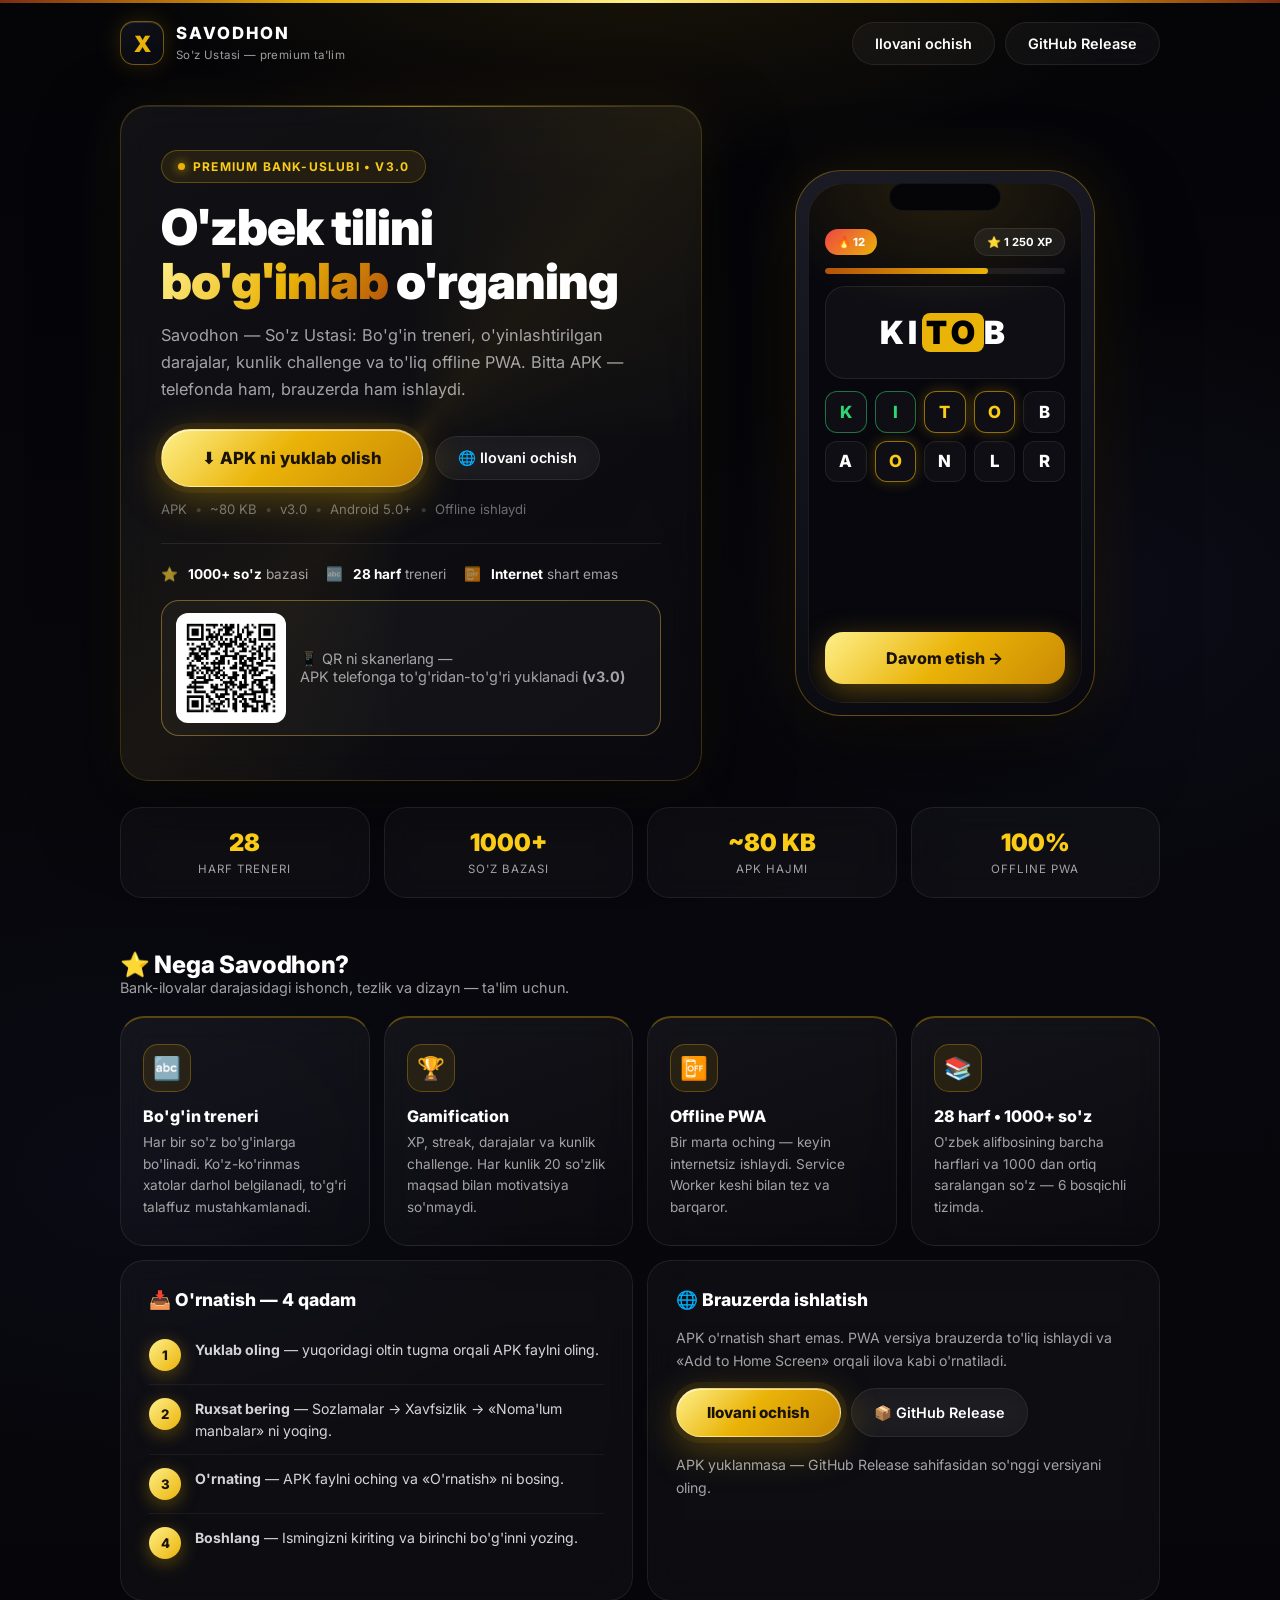
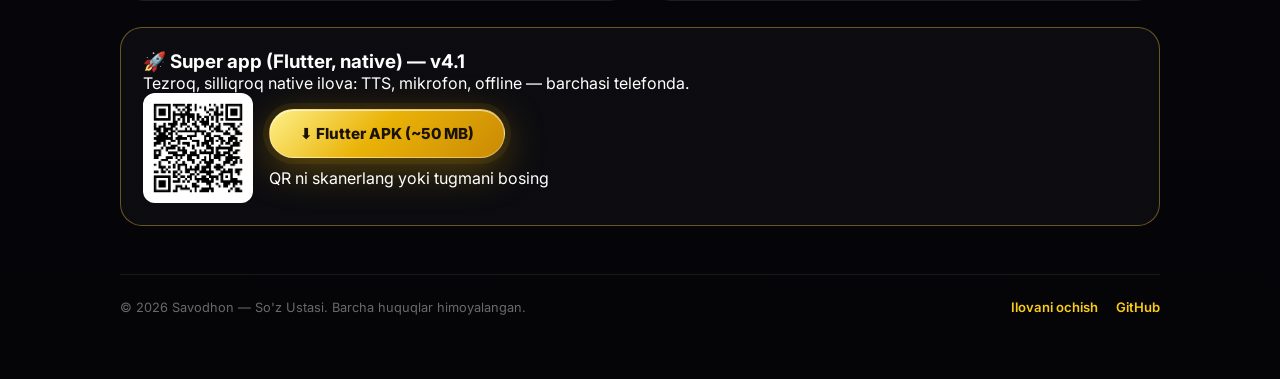
<file: download.html>
<!DOCTYPE html>
<html lang="uz">
<head>
  <meta charset="UTF-8">
  <meta name="viewport" content="width=device-width, initial-scale=1.0">
  <title>Savodhon — So'z Ustasi | APK yuklab olish | XOLERIC</title>
  <meta name="theme-color" content="#050508">
  <meta name="description" content="Savodhon — So'z Ustasi. O'zbek tilini bo'g'inlab o'rganing: 28 harf, 1000+ so'z, gamification va offline PWA. APK ni yuklab oling.">
  <link rel="manifest" href="./manifest.json">
  <link rel="preconnect" href="https://fonts.googleapis.com">
  <link rel="preconnect" href="https://fonts.gstatic.com" crossorigin>
  <link href="https://fonts.googleapis.com/css2?family=Inter:wght@400;500;600;700;800;900&display=swap" rel="stylesheet">
  
<link rel="stylesheet" href="assets/css/style-download.css">
<link rel="canonical" href="https://xolerc.github.io/Savodhon/download.html">
<meta name="author" content="XOLERIC">
<meta name="robots" content="index, follow">
<meta property="og:type" content="website">
<meta property="og:site_name" content="XOLERIC">
<meta property="og:title" content="Savodhon — So'z Ustasi | APK yuklab olish | XOLERIC">
<meta property="og:description" content="Savodhon — So">
<meta property="og:url" content="https://xolerc.github.io/Savodhon/download.html">
<script type="application/ld+json">
{"@context":"https://schema.org","@type":"SoftwareApplication","name":"Savodhon","author":{"@type":"Person","name":"XOLERIC","url":"https://xolerc.github.io/mydrime/"},"url":"https://xolerc.github.io/Savodhon/download.html","sameAs":["https://xolerc.github.io/mydrime/","https://github.com/xolerc/Savodhon"]}
</script>
</head>
<body>
  <div class="top-line"></div>
  <div class="wrap">

    <nav class="nav">
      <a class="brand" href="./index.html">
        <span class="brand-mark">X</span>
        <span>
          <span class="brand-name">SAVODHON</span><br>
          <span class="brand-sub">So'z Ustasi — premium ta'lim</span>
        </span>
      </a>
      <div class="nav-links">
        <a class="btn-ghost" href="./index.html">Ilovani ochish</a>
        <a class="btn-ghost" href="https://github.com/xolerc/Savodhon/releases/latest">GitHub Release</a>
      </div>
    </nav>

    <section class="hero">
      <div class="hero-card">
        <div class="hero-inner">
          <span class="pill"><span class="dot"></span> Premium bank-uslubi • v3.0</span>
          <h1>O'zbek tilini <span class="gold">bo'g'inlab</span> o'rganing</h1>
          <p class="lede">Savodhon — So'z Ustasi: Bo'g'in treneri, o'yinlashtirilgan darajalar, kunlik challenge va to'liq offline PWA. Bitta APK — telefonda ham, brauzerda ham ishlaydi.</p>
          <div class="cta-row">
            <a class="btn-gold" href="https://github.com/xolerc/Savodhon/releases/download/v3.0/Savodhon-v3.0.apk" download>⬇ APK ni yuklab olish</a>
            <a class="btn-ghost" href="./index.html">🌐 Ilovani ochish</a>
          </div>
          <div class="file-meta">
            <span>APK</span><span class="sep">•</span>
            <span>~80 KB</span><span class="sep">•</span>
            <span>v3.0</span><span class="sep">•</span>
            <span>Android 5.0+</span><span class="sep">•</span>
            <span>Offline ishlaydi</span>
          </div>
          <div class="trust">
            <div class="trust-item">⭐ <span><b>1000+ so'z</b> bazasi</span></div>
            <div class="trust-item">🔤 <span><b>28 harf</b> treneri</span></div>
            <div class="trust-item">📴 <span><b>Internet</b> shart emas</span></div>
          </div>
          <div class="qr-row" style="display:flex;align-items:center;gap:14px;margin-top:18px;padding:12px 14px;border:1px solid rgba(245,192,68,.4);border-radius:18px;background:rgba(255,255,255,.03)">
            <img src="apk-qr.png" alt="Savodhon APK QR kod" width="110" height="110" style="border-radius:12px;background:#fff;padding:6px">
            <span style="font-size:.9rem;color:var(--dim,#9aa3b2)">📱 QR ni skanerlang —<br>APK telefonga to'g'ridan-to'g'ri yuklanadi <b>(v3.0)</b></span>
          </div>
        </div>
      </div>

      <div class="mock-side" aria-hidden="true">
        <div class="phone">
          <div class="phone-screen">
            <div class="mock-top">
              <span class="mock-streak">🔥 12</span>
              <span class="mock-xp">⭐ 1 250 XP</span>
            </div>
            <div class="mock-bar"><em></em></div>
            <div class="mock-word">KI<span>TO</span>B</div>
            <div class="mock-tiles">
              <i class="ok">K</i><i class="ok">I</i><i class="on">T</i><i class="on">O</i><i>B</i>
              <i>A</i><i class="on">O</i><i>N</i><i>L</i><i>R</i>
            </div>
            <div class="mock-btn">Davom etish →</div>
          </div>
        </div>
      </div>
    </section>

    <section class="stats">
      <div class="stat"><b>28</b><span>harf treneri</span></div>
      <div class="stat"><b>1000+</b><span>so'z bazasi</span></div>
      <div class="stat"><b>~80 KB</b><span>APK hajmi</span></div>
      <div class="stat"><b>100%</b><span>offline PWA</span></div>
    </section>

    <div class="section-head">
      <div>
        <h2>⭐ Nega Savodhon?</h2>
        <p>Bank-ilovalar darajasidagi ishonch, tezlik va dizayn — ta'lim uchun.</p>
      </div>
    </div>

    <section class="grid">
      <div class="feat">
        <div class="feat-ic">🔤</div>
        <h3>Bo'g'in treneri</h3>
        <p>Har bir so'z bo'g'inlarga bo'linadi. Ko'z-ko'rinmas xatolar darhol belgilanadi, to'g'ri talaffuz mustahkamlanadi.</p>
      </div>
      <div class="feat">
        <div class="feat-ic">🏆</div>
        <h3>Gamification</h3>
        <p>XP, streak, darajalar va kunlik challenge. Har kunlik 20 so'zlik maqsad bilan motivatsiya so'nmaydi.</p>
      </div>
      <div class="feat">
        <div class="feat-ic">📴</div>
        <h3>Offline PWA</h3>
        <p>Bir marta oching — keyin internetsiz ishlaydi. Service Worker keshi bilan tez va barqaror.</p>
      </div>
      <div class="feat">
        <div class="feat-ic">📚</div>
        <h3>28 harf • 1000+ so'z</h3>
        <p>O'zbek alifbosining barcha harflari va 1000 dan ortiq saralangan so'z — 6 bosqichli tizimda.</p>
      </div>
    </section>

    <section class="two">
      <div class="panel">
        <h3>📥 O'rnatish — 4 qadam</h3>
        <div class="step"><n>1</n><span><b>Yuklab oling</b> — yuqoridagi oltin tugma orqali APK faylni oling.</span></div>
        <div class="step"><n>2</n><span><b>Ruxsat bering</b> — Sozlamalar → Xavfsizlik → «Noma'lum manbalar» ni yoqing.</span></div>
        <div class="step"><n>3</n><span><b>O'rnating</b> — APK faylni oching va «O'rnatish» ni bosing.</span></div>
        <div class="step"><n>4</n><span><b>Boshlang</b> — Ismingizni kiriting va birinchi bo'g'inni yozing.</span></div>
      </div>
      <div class="panel">
        <h3>🌐 Brauzerda ishlatish</h3>
        <p class="dim">APK o'rnatish shart emas. PWA versiya brauzerda to'liq ishlaydi va «Add to Home Screen» orqali ilova kabi o'rnatiladi.</p>
        <div class="link-row">
          <a class="btn-gold" style="padding:14px 30px;font-size:0.95rem" href="./index.html">Ilovani ochish</a>
          <a class="btn-ghost" href="https://github.com/xolerc/Savodhon/releases/latest">📦 GitHub Release</a>
        </div>
        <p class="dim" style="margin-top:16px;margin-bottom:0">APK yuklanmasa — GitHub Release sahifasidan so'nggi versiyani oling.</p>
      </div>
    </section>

    <section class="dl-flutter" style="margin-top:26px;padding:22px;border:1px solid rgba(245,192,68,.4);border-radius:22px;background:rgba(255,255,255,.03)">
      <h3>🚀 Super app (Flutter, native) — v4.1</h3>
      <p class="dim">Tezroq, silliqroq native ilova: TTS, mikrofon, offline — barchasi telefonda.</p>
      <div style="display:flex;align-items:center;gap:16px;flex-wrap:wrap">
        <img src="flutter-qr.png" alt="Flutter APK QR" width="110" height="110" style="border-radius:12px;background:#fff;padding:6px">
        <div>
          <a class="btn-gold" style="padding:14px 30px;font-size:0.95rem" href="https://github.com/xolerc/Savodhon/releases/download/v4.1/Savodhon-flutter.apk" download>⬇ Flutter APK (~50 MB)</a>
          <p class="dim" style="margin:10px 0 0">QR ni skanerlang yoki tugmani bosing</p>
        </div>
      </div>
    </section>

    <footer>
      <p>© 2026 Savodhon — So'z Ustasi. Barcha huquqlar himoyalangan.</p>
      <div style="display:flex;gap:18px">
        <a href="./index.html">Ilovani ochish</a>
        <a href="https://github.com/xolerc/Savodhon">GitHub</a>
      </div>
    </footer>

  </div>
</body>
</html>
</file>
<file: assets/css/style.css>
/* === index.html dan ajratildi (XOLERIC SEO) === */
*{margin:0;padding:0;box-sizing:border-box;-webkit-tap-highlight-color:transparent}
:root{
  --bg:#050508; --bg2:#0A0A14;
  --gold:#F5C044; --gold2:#EAB308; --gold-soft:rgba(245,192,68,.14);
  --blue:#3B6CFF; --blue-soft:rgba(59,108,255,.14);
  --green:#2ED573; --red:#EF4444;
  --card:rgba(255,255,255,.045); --card2:rgba(255,255,255,.07);
  --border:rgba(255,255,255,.10); --border-gold:rgba(245,192,68,.35);
  --text:#F6F8FF; --dim:rgba(246,248,255,.60); --faint:rgba(246,248,255,.38);
  --shadow:0 18px 50px rgba(0,0,0,.55);
  --r:20px;
  --font:'Inter',system-ui,-apple-system,'Segoe UI',Roboto,sans-serif;
  --num:'Sora','Inter',system-ui,sans-serif;
}
[data-theme="light"]{
  --bg:#FFF8EA; --bg2:#FFF1D2;
  --card:rgba(255,255,255,.72); --card2:rgba(255,255,255,.9);
  --border:rgba(146,100,10,.18); --border-gold:rgba(200,140,10,.45);
  --text:#211703; --dim:rgba(33,23,3,.64); --faint:rgba(33,23,3,.42);
  --gold:#C8900A; --gold2:#EAB308; --gold-soft:rgba(234,179,8,.16);
  --shadow:0 18px 45px rgba(150,110,10,.18);
}
html{scroll-behavior:smooth}
body{background:var(--bg);color:var(--text);font-family:var(--font);min-height:100dvh;display:flex;justify-content:center;overflow-x:hidden;transition:background .35s,color .35s}
body::before{content:'';position:fixed;inset:0;z-index:-2;background:
  radial-gradient(700px 420px at 12% -6%, rgba(59,108,255,.20), transparent 60%),
  radial-gradient(640px 420px at 88% 4%, rgba(245,192,68,.13), transparent 60%),
  radial-gradient(900px 700px at 50% 115%, rgba(59,108,255,.10), transparent 60%),
  var(--bg);transition:background .35s}
[data-theme="light"] body::before{background:
  radial-gradient(700px 420px at 12% -6%, rgba(59,108,255,.12), transparent 60%),
  radial-gradient(640px 420px at 88% 4%, rgba(234,179,8,.22), transparent 60%),
  radial-gradient(900px 700px at 50% 115%, rgba(234,179,8,.12), transparent 60%),
  var(--bg)}
#particleCanvas{position:fixed;inset:0;z-index:0;pointer-events:none}
.app-shell{width:100%;max-width:480px;min-height:100dvh;position:relative;z-index:1;display:flex;flex-direction:column}
section{display:none}
section.visible,section.active{display:block;animation:fadeUp .38s cubic-bezier(.2,.8,.25,1)}
#welcomeScreen{display:flex}
#welcomeScreen.hide{display:none}
@keyframes fadeUp{from{opacity:0;transform:translateY(14px)}to{opacity:1;transform:none}}
@keyframes pop{0%{transform:scale(.6);opacity:0}60%{transform:scale(1.12)}100%{transform:scale(1);opacity:1}}
@keyframes shimmer{0%{background-position:-400px 0}100%{background-position:400px 0}}
@keyframes blink{0%,100%{opacity:1}50%{opacity:0}}
@keyframes floaty{0%,100%{transform:translateY(0)}50%{transform:translateY(-8px)}}
button{font-family:var(--font);border:none;cursor:pointer;color:inherit;background:none;transition:transform .12s ease,box-shadow .2s,filter .2s}
button:active{transform:scale(.96)}
/* ---------- WELCOME ---------- */
#welcomeScreen{flex-direction:column;align-items:center;justify-content:center;min-height:100dvh;padding:32px 24px;text-align:center}
#welcomeScreen.hide{display:none!important}
.logo-orb{width:104px;height:104px;border-radius:32px;display:flex;align-items:center;justify-content:center;font-family:var(--num);font-size:52px;font-weight:800;color:#0A0A0A;background:linear-gradient(135deg,#FFE9A8,#F5C044 45%,#B97E0B);box-shadow:0 0 0 1px rgba(245,192,68,.5),0 0 44px rgba(245,192,68,.45),0 18px 40px rgba(0,0,0,.5);animation:floaty 4s ease-in-out infinite}
.w-title{font-family:var(--num);font-size:34px;font-weight:800;margin:22px 0 6px;letter-spacing:-.5px}
.w-title span{background:linear-gradient(120deg,#FFE9A8,#F5C044 55%,#EAB308);-webkit-background-clip:text;background-clip:text;color:transparent}
.w-sub{color:var(--dim);font-size:15px;line-height:1.55;max-width:320px}
.glass{background:var(--card);border:1px solid var(--border);border-radius:var(--r);backdrop-filter:blur(18px);-webkit-backdrop-filter:blur(18px);box-shadow:inset 0 1px 0 rgba(255,255,255,.08),var(--shadow)}
[data-theme="light"] .glass{box-shadow:inset 0 1px 0 rgba(255,255,255,.7),var(--shadow)}
.w-card{width:100%;margin-top:26px;padding:22px}
.w-card input{width:100%;padding:15px 16px;border-radius:14px;border:1px solid var(--border);background:rgba(255,255,255,.05);color:var(--text);font-size:16px;font-family:var(--font);outline:none;transition:border .2s,box-shadow .2s}
[data-theme="light"] .w-card input{background:rgba(255,255,255,.8)}
.w-card input:focus{border-color:var(--gold);box-shadow:0 0 0 3px var(--gold-soft)}
.btn-gold{width:100%;margin-top:12px;padding:16px;border-radius:16px;font-size:16px;font-weight:800;color:#191100;background:linear-gradient(135deg,#FFE9A8,#F5C044 50%,#E0A90B);box-shadow:0 0 26px rgba(245,192,68,.4),0 10px 24px rgba(0,0,0,.35)}
.btn-gold:hover{filter:brightness(1.06)}
.btn-ghost{width:100%;margin-top:10px;padding:14px;border-radius:16px;font-size:15px;font-weight:700;border:1px solid var(--border);background:var(--card)}
#statsPreview{display:flex;gap:10px;width:100%;margin-top:16px}
.stat-mini{flex:1;padding:12px 6px;border-radius:16px;background:var(--card);border:1px solid var(--border);backdrop-filter:blur(14px)}
.stat-mini b{display:block;font-family:var(--num);font-size:19px;color:var(--gold)}
.stat-mini span{font-size:11px;color:var(--dim)}
/* ---------- HEADER ---------- */
.app-header{display:flex;align-items:center;gap:12px;padding:calc(14px + env(safe-area-inset-top)) 18px 10px;position:sticky;top:0;z-index:20;background:color-mix(in srgb,var(--bg) 78%,transparent);backdrop-filter:blur(16px);-webkit-backdrop-filter:blur(16px)}
.avatar{width:46px;height:46px;border-radius:16px;display:flex;align-items:center;justify-content:center;font-family:var(--num);font-size:21px;font-weight:800;color:#191100;background:linear-gradient(135deg,#FFE9A8,#F5C044);box-shadow:0 0 18px rgba(245,192,68,.45);flex-shrink:0}
.h-name{font-weight:800;font-size:16px;line-height:1.2}
.h-lvl{font-size:12px;color:var(--gold);font-weight:700;display:flex;align-items:center;gap:5px}
#levelBadge{cursor:pointer}
.streak-pill{margin-left:auto;display:flex;align-items:center;gap:6px;padding:9px 14px;border-radius:999px;background:rgba(239,68,68,.12);border:1px solid rgba(239,68,68,.4);font-family:var(--num);font-weight:800;font-size:15px;box-shadow:0 0 16px rgba(239,68,68,.25)}
.icon-btn{width:44px;height:44px;border-radius:14px;background:var(--card);border:1px solid var(--border);font-size:19px;display:flex;align-items:center;justify-content:center;backdrop-filter:blur(12px)}
/* ---------- BALANCE CARD ---------- */
.balance{margin:8px 18px 0;padding:22px 20px;border-radius:26px;position:relative;overflow:hidden;background:linear-gradient(150deg,rgba(59,108,255,.20),rgba(255,255,255,.03) 40%,rgba(245,192,68,.16)),var(--card);border:1px solid var(--border-gold);backdrop-filter:blur(22px);box-shadow:inset 0 1px 0 rgba(255,255,255,.12),0 0 40px rgba(245,192,68,.12),var(--shadow)}
.balance::after{content:'';position:absolute;inset:0;background:linear-gradient(110deg,transparent 30%,rgba(255,255,255,.10) 48%,transparent 62%);background-size:400px 100%;animation:shimmer 3.8s linear infinite;pointer-events:none}
.b-label{font-size:12px;letter-spacing:2px;text-transform:uppercase;color:var(--dim);font-weight:700}
.b-xp{font-family:var(--num);font-size:46px;font-weight:800;letter-spacing:-1px;background:linear-gradient(120deg,#FFF6D8,#F5C044 60%,#EAB308);-webkit-background-clip:text;background-clip:text;color:transparent;line-height:1.1}
.b-lvlname{font-size:14px;font-weight:700;color:var(--gold);margin-top:2px}
.b-bar{height:10px;border-radius:99px;background:rgba(255,255,255,.08);margin-top:12px;overflow:hidden;border:1px solid rgba(255,255,255,.06)}
[data-theme="light"] .b-bar{background:rgba(0,0,0,.08)}
#levelBarFill{height:100%;width:0%;border-radius:99px;background:linear-gradient(90deg,#FFE9A8,#F5C044,#EAB308);box-shadow:0 0 14px rgba(245,192,68,.8);transition:width .6s cubic-bezier(.2,.8,.25,1)}
.b-next{font-size:12px;color:var(--dim);margin-top:8px}
.b-goalrow{display:flex;align-items:center;gap:14px;margin-top:14px;padding-top:14px;border-top:1px solid var(--border)}
.ring{position:relative;width:64px;height:64px;flex-shrink:0}
.ring svg{transform:rotate(-90deg)}
.ring b{position:absolute;inset:0;display:flex;align-items:center;justify-content:center;font-family:var(--num);font-size:13px;color:var(--gold)}
#goalFill{height:6px;width:0%;border-radius:99px;background:linear-gradient(90deg,var(--blue),#7AA2FF);box-shadow:0 0 10px rgba(59,108,255,.7);transition:width .5s}
/* ---------- SECTIONS ---------- */
.sec{padding:20px 18px 0}
.sec-title{display:flex;align-items:center;justify-content:space-between;font-family:var(--num);font-size:17px;font-weight:800;margin-bottom:12px}
.sec-title small{font-family:var(--font);font-size:12px;color:var(--gold);font-weight:700}
.qa-grid{display:grid;grid-template-columns:1fr 1fr;gap:12px}
.qa{padding:18px 14px;border-radius:20px;background:var(--card);border:1px solid var(--border);backdrop-filter:blur(18px);text-align:left;box-shadow:inset 0 1px 0 rgba(255,255,255,.07);transition:transform .15s,box-shadow .2s}
.qa:hover{transform:translateY(-3px);box-shadow:inset 0 1px 0 rgba(255,255,255,.1),0 14px 30px rgba(0,0,0,.4)}
.qa .e{font-size:28px}
.qa b{display:block;font-size:14px;margin-top:8px}
.qa span{font-size:11.5px;color:var(--dim)}
.qa.gold{border-color:var(--border-gold);background:linear-gradient(150deg,var(--gold-soft),var(--card))}
.mode-row{display:flex;align-items:center;gap:12px;padding:13px 14px;border-radius:16px;background:var(--card);border:1px solid var(--border);margin-top:10px;width:100%;text-align:left;backdrop-filter:blur(14px)}
.mode-row:hover{transform:translateY(-2px)}
.mode-row .e{font-size:22px}
.mode-row b{font-size:14px;display:block}
.mode-row span{font-size:11.5px;color:var(--dim)}
.mode-row .dots{margin-left:auto}
.progress-dot{width:9px;height:9px;border-radius:99px;background:rgba(255,255,255,.12);display:inline-block;margin-left:5px}
[data-theme="light"] .progress-dot{background:rgba(0,0,0,.12)}
.progress-dot.filled{background:var(--blue);box-shadow:0 0 8px var(--blue)}
.progress-dot.gold{background:var(--gold);box-shadow:0 0 8px var(--gold)}
/* challenge */
.challenge{margin:18px;padding:18px;border-radius:22px;background:linear-gradient(150deg,rgba(245,192,68,.16),var(--card));border:1px solid var(--border-gold);backdrop-filter:blur(18px);position:relative;overflow:hidden}
.challenge-badge{display:inline-block;font-size:11px;font-weight:800;padding:5px 12px;border-radius:99px;background:linear-gradient(135deg,#FFE9A8,#F5C044);color:#191100}
.challenge-badge.done{background:rgba(46,213,115,.18);color:var(--green);border:1px solid rgba(46,213,115,.5)}
#challengeDesc{font-size:15px;font-weight:600;margin:10px 0 4px}
#challengeReward{font-family:var(--num);color:var(--gold);font-weight:800}
#challengeStatus{font-size:12px;color:var(--dim);margin-top:4px}
/* letters */
#letterGrid{display:grid;grid-template-columns:repeat(5,1fr);gap:10px}
.letter-tile{aspect-ratio:.92;border-radius:16px;background:var(--card);border:1px solid var(--border);backdrop-filter:blur(12px);display:flex;flex-direction:column;align-items:center;justify-content:center;font-family:var(--num);font-weight:800;font-size:17px;cursor:pointer;position:relative;transition:transform .15s}
.letter-tile:hover{transform:translateY(-3px)}
.letter-tile.new{border-style:dashed}
.letter-tile.in-progress{border-color:rgba(59,108,255,.55);box-shadow:0 0 14px rgba(59,108,255,.25)}
.letter-tile.mastered{border-color:var(--border-gold);background:linear-gradient(160deg,var(--gold-soft),var(--card));box-shadow:0 0 16px rgba(245,192,68,.25)}
.progress-mini{font-size:10px;font-family:var(--font);color:var(--dim);font-weight:700;margin-top:2px}
.master-badge{position:absolute;top:5px;right:7px;font-size:11px;color:var(--gold)}
/* stats */
.stat-grid{display:grid;grid-template-columns:1fr 1fr;gap:12px}
.stat-card{padding:16px;border-radius:18px;background:var(--card);border:1px solid var(--border);backdrop-filter:blur(14px)}
.stat-card b{font-family:var(--num);font-size:23px;display:block}
.stat-card span{font-size:12px;color:var(--dim)}
.stat-card.g b{color:var(--gold)} .stat-card.bl b{color:#7AA2FF} .stat-card.gr b{color:var(--green)}
.chart-card{margin-top:12px;padding:16px;border-radius:18px;background:var(--card);border:1px solid var(--border);backdrop-filter:blur(14px)}
.chart-card h4{font-size:13px;margin-bottom:10px;color:var(--dim)}
.chart-card canvas{width:100%;height:130px;display:block}
.time-row{display:flex;gap:12px;margin-top:12px}
.time-box{flex:1;padding:14px;border-radius:16px;background:var(--card);border:1px solid var(--border)}
.time-box b{font-family:var(--num);font-size:17px}
.time-box span{font-size:11px;color:var(--dim);display:block;margin-bottom:6px}
.tbar{height:6px;border-radius:99px;background:rgba(255,255,255,.08);overflow:hidden;margin-top:8px}
[data-theme="light"] .tbar{background:rgba(0,0,0,.08)}
#dailyTimeFill,#weeklyTimeFill{height:100%;width:0%;border-radius:99px;background:linear-gradient(90deg,var(--blue),#7AA2FF)}
/* achievements */
#achievementsList{display:grid;grid-template-columns:repeat(4,1fr);gap:10px}
.achievement-card{padding:13px 6px;border-radius:16px;background:var(--card);border:1px solid var(--border);text-align:center;opacity:.45;filter:grayscale(1)}
.achievement-card.unlocked{opacity:1;filter:none;border-color:var(--border-gold);box-shadow:0 0 14px rgba(245,192,68,.2);animation:pop .4s}
.achievement-icon{font-size:23px}
.achievement-name{font-size:10px;font-weight:700;margin-top:5px;color:var(--dim)}
.achievement-card.unlocked .achievement-name{color:var(--text)}
/* bottom nav */
.bottom-nav{position:fixed;bottom:0;left:50%;transform:translateX(-50%);width:100%;max-width:480px;z-index:30;display:flex;padding:10px 16px calc(12px + env(safe-area-inset-bottom));background:color-mix(in srgb,var(--bg) 82%,transparent);backdrop-filter:blur(20px);-webkit-backdrop-filter:blur(20px);border-top:1px solid var(--border)}
.nav-btn{flex:1;display:flex;flex-direction:column;align-items:center;gap:3px;font-size:10.5px;font-weight:700;color:var(--faint);padding:8px 0;border-radius:14px}
.nav-btn .i{font-size:21px}
.nav-btn.on{color:var(--gold)}
.nav-btn.on .i{filter:drop-shadow(0 0 8px rgba(245,192,68,.7))}
#mainScreen{padding-bottom:110px}
/* ---------- ALPHABET SCREEN ---------- */
.alpha-head{display:flex;align-items:center;gap:12px;padding:calc(14px + env(safe-area-inset-top)) 18px 6px;position:sticky;top:0;z-index:20;background:color-mix(in srgb,var(--bg) 82%,transparent);backdrop-filter:blur(16px)}
.alpha-head h2{font-family:var(--num);font-size:20px}
.alpha-sec{font-size:13px;font-weight:800;color:var(--dim);margin:16px 18px 10px;letter-spacing:1px;text-transform:uppercase}
.alpha-grid{display:grid;grid-template-columns:repeat(4,1fr);gap:10px;padding:0 18px}
.letter-btn{padding:16px 6px;border-radius:16px;background:var(--card);border:1px solid var(--border);font-family:var(--num);font-weight:800;font-size:18px;cursor:pointer;position:relative;backdrop-filter:blur(12px);transition:transform .15s}
.letter-btn:hover{transform:translateY(-3px)}
.letter-btn.in-progress{border-color:rgba(59,108,255,.55)}
.letter-btn.mastered{border-color:var(--border-gold);background:linear-gradient(160deg,var(--gold-soft),var(--card))}
.letter-progress{display:block;font-size:10px;font-family:var(--font);color:var(--dim);font-weight:700;margin-top:3px}
.master-icon{position:absolute;top:6px;right:8px;font-size:12px;color:var(--gold)}
#alphabetScreen{padding-bottom:40px}
/* ---------- FOCUS ---------- */
#focusScreen{min-height:100dvh;flex-direction:column;padding-bottom:30px}
#focusScreen.active{display:flex}
.f-top{display:flex;align-items:center;gap:10px;padding:calc(14px + env(safe-area-inset-top)) 18px 0}
#lessonLabel{font-size:14px;font-weight:700;color:var(--dim)}
.f-prog{padding:12px 18px 0}
.f-prog-meta{display:flex;justify-content:space-between;font-size:12px;font-weight:800;color:var(--gold);margin-bottom:8px}
.f-bar{height:10px;border-radius:99px;background:rgba(255,255,255,.08);overflow:hidden}
[data-theme="light"] .f-bar{background:rgba(0,0,0,.08)}
#focusProgressThumb{height:100%;width:0%;border-radius:99px;background:linear-gradient(90deg,var(--blue),var(--gold));box-shadow:0 0 12px rgba(245,192,68,.6);transition:width .4s}
#focusTimerBar{display:none;align-items:center;gap:10px;margin:12px 18px 0;padding:10px 14px;border-radius:14px;background:var(--blue-soft);border:1px solid rgba(59,108,255,.4);font-family:var(--num);font-weight:800}
#timerProgressFill{height:6px;background:var(--blue);border-radius:99px;transition:width 1s linear}
#timerBtn.on{background:var(--blue-soft);border-color:var(--blue)}
.word-card{margin:16px 18px 0;padding:30px 16px;border-radius:24px;text-align:center;background:linear-gradient(160deg,rgba(59,108,255,.14),var(--card) 55%,rgba(245,192,68,.10));border:1px solid var(--border);backdrop-filter:blur(20px)}
#wordDisplay{font-family:var(--num);font-size:30px;font-weight:800;letter-spacing:1px;line-height:1.6}
.syllable{padding:3px 7px;border-radius:10px;transition:all .25s;display:inline-block;margin:2px 1px}
.syllable.consonant{color:#9DBCFF}
.syllable.vowel{color:#FFE1A1}
[data-theme="light"] .syllable.consonant{color:#1E40C9}
[data-theme="light"] .syllable.vowel{color:#9A6200}
.syllable.correct{background:rgba(46,213,115,.18);color:var(--green)!important;box-shadow:0 0 12px rgba(46,213,115,.35)}
.word-appear{animation:pop .35s}
#gameInputWrapper{margin:14px 18px 0;padding:18px;border-radius:20px;background:var(--card);border:1px solid var(--border);backdrop-filter:blur(16px);cursor:text;transition:box-shadow .3s,border .3s}
#gameInputWrapper.success-neon-glow{border-color:rgba(46,213,115,.7);box-shadow:0 0 26px rgba(46,213,115,.4)}
#mirrorInput{font-family:var(--num);font-size:24px;font-weight:700;min-height:36px;letter-spacing:2px}
#mirrorInput.wrong{color:var(--red)}
#mirrorInput.correct{color:var(--green)}
#mirrorInput.shake{animation:shake .45s}
@keyframes shake{0%,100%{transform:none}20%,60%{transform:translateX(-7px)}40%,80%{transform:translateX(7px)}}
#cursor{display:inline-block;width:3px;height:26px;background:var(--gold);vertical-align:middle;animation:blink 1s infinite;border-radius:2px}
#hiddenInput{position:fixed;top:0;left:0;width:10px;height:10px;opacity:0;border:none;outline:none;pointer-events:none}
.f-actions{display:flex;gap:10px;padding:14px 18px 0}
.f-btn{flex:1;padding:13px;border-radius:15px;background:var(--card);border:1px solid var(--border);font-weight:800;font-size:14px;backdrop-filter:blur(12px)}
#feedbackArea{text-align:center;min-height:64px;padding:10px 18px 0}
#feedbackMsg{font-weight:800;font-size:17px;opacity:0;transition:opacity .3s}
#feedbackMsg.show{opacity:1}
#feedbackMsg.success{color:var(--green)}
#feedbackMsg.error{color:var(--red)}
#xpPopup{display:none;font-family:var(--num);font-weight:800;color:var(--gold);font-size:18px;animation:pop .4s;text-shadow:0 0 16px rgba(245,192,68,.7)}
#successCard{display:none;margin:0 18px;padding:14px;border-radius:16px;background:rgba(46,213,115,.1);border:1px solid rgba(46,213,115,.45);text-align:center;font-weight:700}
#nextBtn{display:none;margin:14px 18px 0;padding:17px;border-radius:17px;font-size:16px;font-weight:800;color:#191100;background:linear-gradient(135deg,#FFE9A8,#F5C044,#E0A90B);box-shadow:0 0 26px rgba(245,192,68,.45)}
#nextBtn.visible{display:block;animation:pop .35s}
/* ---------- MODALS / GUARD ---------- */
.modal-overlay{position:fixed;inset:0;z-index:60;background:rgba(0,0,0,.65);backdrop-filter:blur(6px);display:none;align-items:flex-end;justify-content:center}
.modal-overlay.active{display:flex}
.modal{width:100%;max-width:480px;max-height:82dvh;overflow-y:auto;background:var(--bg2);border:1px solid var(--border);border-bottom:none;border-radius:26px 26px 0 0;padding:22px 20px calc(26px + env(safe-area-inset-bottom));animation:fadeUp .3s}
.modal h3{font-family:var(--num);font-size:18px;margin-bottom:14px}
.level-row{display:flex;justify-content:space-between;padding:11px 13px;border-radius:13px;background:var(--card);border:1px solid var(--border);margin-bottom:8px;font-size:14px;font-weight:700}
.level-row.current{border-color:var(--border-gold);box-shadow:0 0 14px rgba(245,192,68,.25)}
.level-range{font-family:var(--num);color:var(--gold)}
.set-row{display:flex;align-items:center;justify-content:space-between;gap:10px;padding:13px 14px;border-radius:15px;background:var(--card);border:1px solid var(--border);margin-bottom:10px;font-weight:700;font-size:14px;width:100%;text-align:left}
.set-row select{background:var(--bg2);color:var(--text);border:1px solid var(--border);border-radius:10px;padding:8px;font-family:var(--font)}
#guardOverlay{position:fixed;inset:0;z-index:70;background:rgba(3,3,8,.92);display:none;align-items:center;justify-content:center;text-align:center;padding:30px}
.kbd{background:var(--card);border:1px solid var(--border);border-radius:8px;padding:2px 9px;font-family:var(--num);font-size:13px}
.kbd{background:var(--card);border:1px solid var(--border);border-radius:8px;padding:2px 9px;font-family:var(--num);font-size:13px}
.en-sub{color:#9aa3b2;font-size:13px;font-weight:600;margin-top:6px;line-height:1.5}
.en-sub.big{font-size:15px}
.step-head{display:flex;align-items:center;justify-content:space-between;margin-top:14px}
.step-head b{font-size:14px}
.step-go{padding:9px 16px;border-radius:999px;font-size:13px;font-weight:800;color:#191100;background:linear-gradient(135deg,#FFE9A8,#F5C044);box-shadow:0 0 14px rgba(245,192,68,.35)}
.lw-grid{display:grid;grid-template-columns:1fr 1fr;gap:8px;margin-top:8px}
.lw{padding:10px 12px;border-radius:13px;background:var(--card);border:1px solid var(--border);text-align:left}
.lw b{font-size:14px;display:block}
.lw-en{color:#9aa3b2;font-size:12px;font-weight:600;margin-top:2px}
/* ---------- V3: soft buttons, transitions, visual, chips, logoped ---------- */
button,.btn-gold,.btn-ghost,.f-btn,.qa,.mode-row,.letter-btn,.letter-tile,.nav-btn{border-radius:18px}
.btn-gold,.btn-ghost,.f-btn,.qa,.mode-row{transition:transform .18s cubic-bezier(.34,1.56,.64,1),box-shadow .2s,filter .2s}
.btn-gold:active,.btn-ghost:active,.f-btn:active,.qa:active,.mode-row:active{transform:scale(.93)}
@media(prefers-reduced-motion:reduce){*{animation:none!important;transition:none!important;scroll-behavior:auto!important}}
.screen-enter{animation:screenIn .32s cubic-bezier(.2,.8,.25,1)}
@keyframes screenIn{from{opacity:0;transform:translateX(26px)}to{opacity:1;transform:none}}
.screen-enter-back{animation:screenInBack .32s cubic-bezier(.2,.8,.25,1)}
@keyframes screenInBack{from{opacity:0;transform:translateX(-26px)}to{opacity:1;transform:none}}
.visual-wrap{margin:16px 18px 0;padding:22px 16px 16px;border-radius:24px;text-align:center;background:linear-gradient(160deg,rgba(245,192,68,.14),var(--card) 60%);border:1px solid var(--border-gold);backdrop-filter:blur(18px)}
.visual-emoji{font-size:112px;line-height:1.2;filter:drop-shadow(0 0 26px rgba(245,192,68,.55));animation:floaty 3.4s ease-in-out infinite}
.visual-word{font-family:var(--num);font-weight:800;font-size:15px;margin-top:8px;color:var(--dim)}
.visual-toggle{margin-top:10px;font-size:13px;font-weight:800;padding:9px 16px;border-radius:999px;border:1px solid var(--border);background:var(--card)}
.syl-chips{display:flex;flex-wrap:wrap;gap:9px;justify-content:center;margin:14px 18px 0}
.syl-chip{padding:11px 17px;border-radius:999px;font-family:var(--num);font-weight:800;font-size:17px;background:var(--card2);border:1px solid var(--border-gold);box-shadow:0 4px 14px rgba(0,0,0,.25);transition:transform .16s cubic-bezier(.34,1.56,.64,1),box-shadow .2s,background .2s}
.syl-chip:active{transform:scale(.88)}
.syl-chip.pulse{animation:chipPulse .7s ease 2;background:rgba(46,213,115,.22);border-color:rgba(46,213,115,.7);box-shadow:0 0 18px rgba(46,213,115,.55)}
@keyframes chipPulse{0%,100%{transform:scale(1)}50%{transform:scale(1.14)}}
.listen-card{margin:14px 18px 0;padding:18px;border-radius:20px;background:var(--card);border:1px solid rgba(59,108,255,.4);backdrop-filter:blur(16px)}
.listen-card h4{font-size:14px;margin-bottom:6px}
.listen-tip{font-size:12.5px;color:var(--dim);line-height:1.55;background:var(--gold-soft);border:1px solid var(--border-gold);border-radius:12px;padding:10px 12px;margin-top:10px}
.listen-row{display:flex;gap:10px;margin-top:12px}
.listen-btn{flex:1;padding:13px;border-radius:15px;font-weight:800;font-size:13.5px;border:1px solid var(--border);background:var(--card2)}
.listen-btn.primary{background:linear-gradient(135deg,#FFE9A8,#F5C044);color:#191100;border:none}
.listen-btn.rec{background:rgba(239,68,68,.14);border-color:rgba(239,68,68,.5)}
.listen-btn.rec.live{background:rgba(239,68,68,.35);animation:chipPulse 1s infinite}
#listenResult{font-size:13.5px;font-weight:700;margin-top:10px;min-height:20px;text-align:center}
.artic-btn{position:absolute;bottom:5px;left:7px;font-size:12px;opacity:.85;background:var(--card);border:1px solid var(--border);border-radius:99px;width:22px;height:22px;display:flex;align-items:center;justify-content:center}
.letter-btn .artic-btn{bottom:5px;left:6px}
.artic-big{font-family:var(--num);font-size:64px;font-weight:800;text-align:center;background:linear-gradient(120deg,#FFE9A8,#F5C044);-webkit-background-clip:text;background-clip:text;color:transparent}
.artic-sec{font-size:13.5px;line-height:1.65;color:var(--dim);margin-top:10px}
.artic-sec b{color:var(--text)}
.summary-hero{text-align:center;padding:18px;border-radius:20px;background:linear-gradient(150deg,var(--gold-soft),var(--card));border:1px solid var(--border-gold);margin-bottom:12px}
.summary-hero .big{font-family:var(--num);font-size:44px;font-weight:800;color:var(--gold)}
.sum-grid{display:grid;grid-template-columns:1fr 1fr;gap:10px;margin-bottom:12px}
.sum-box{padding:13px;border-radius:15px;background:var(--card);border:1px solid var(--border);text-align:center}
.sum-box b{font-family:var(--num);font-size:19px;display:block}
.sum-box span{font-size:11px;color:var(--dim)}
.report-box{margin-top:12px;padding:16px;border-radius:18px;background:var(--card);border:1px solid var(--border)}
.report-box pre{white-space:pre-wrap;font-family:var(--font);font-size:12.5px;line-height:1.6;color:var(--text);margin:8px 0}
@media(min-width:520px){.app-shell{border-left:1px solid var(--border);border-right:1px solid var(--border)}}
/* ── SAVODHON LOADER (mydrime matrix → neon-golden) ── */
#svLoader{position:fixed;inset:0;z-index:9999;background:radial-gradient(circle at 50% 120%,rgba(59,108,255,.14),transparent 60%),#050508;display:flex;flex-direction:column;align-items:center;justify-content:center;gap:18px;transition:opacity .5s ease,visibility .5s ease}
#svLoader.hidden{opacity:0;visibility:hidden}
#svMatrix{position:absolute;inset:0;width:100%;height:100%}
.sv-logo{position:relative;font-family:'Sora','Inter',sans-serif;font-weight:800;font-size:clamp(26px,7vw,44px);letter-spacing:8px;color:#fff;border:2px solid rgba(245,192,68,.65);border-radius:20px;padding:16px 30px;background:rgba(255,255,255,.03);backdrop-filter:blur(12px);box-shadow:0 0 18px rgba(245,192,68,.25) inset,0 0 34px rgba(245,192,68,.28);text-shadow:0 0 14px rgba(245,192,68,.6);animation:svGlitch .3s steps(2,end) infinite}
.sv-logo.stable{animation:svGlow 2.6s ease-in-out infinite}
.sv-logo span{color:#F5C044}
.sv-sub{position:relative;color:rgba(255,255,255,.55);font-size:13px;letter-spacing:3px}
.sv-pct{position:relative;font-family:'Sora',monospace;color:#F5C044;font-weight:800;font-size:15px}
@keyframes svGlitch{0%{transform:translate(0,0)}25%{transform:translate(-2px,2px)}50%{transform:translate(2px,-2px)}75%{transform:translate(-2px,-2px)}100%{transform:translate(0,0)}}
@keyframes svGlow{0%,100%{box-shadow:0 0 18px rgba(245,192,68,.25) inset,0 0 34px rgba(245,192,68,.28)}50%{box-shadow:0 0 30px rgba(245,192,68,.5) inset,0 0 60px rgba(245,192,68,.55)}}
@media (prefers-reduced-motion:reduce){.sv-logo{animation:none}}
</file>
<file: assets/css/style-download.css>
/* === download.html dan ajratildi (XOLERIC SEO) === */
:root {
      --bg: #050508;
      --bg-2: #0a0a12;
      --card: rgba(255, 255, 255, 0.03);
      --border: rgba(255, 255, 255, 0.08);
      --gold: #eab308;
      --gold-soft: #facc15;
      --gold-glow: rgba(234, 179, 8, 0.35);
      --text: #ffffff;
      --dim: rgba(255, 255, 255, 0.62);
      --faint: rgba(255, 255, 255, 0.4);
      --radius: 28px;
    }
    * { margin: 0; padding: 0; box-sizing: border-box; font-family: 'Inter', system-ui, sans-serif; }
    html { scroll-behavior: smooth; }
    body {
      min-height: 100dvh;
      background:
        radial-gradient(900px 420px at 50% -80px, rgba(234, 179, 8, 0.10), transparent 60%),
        radial-gradient(700px 500px at 85% 30%, rgba(60, 60, 120, 0.12), transparent 60%),
        radial-gradient(700px 500px at 10% 60%, rgba(60, 60, 120, 0.08), transparent 60%),
        linear-gradient(180deg, #050508 0%, #07070d 50%, #050508 100%);
      color: var(--text);
      -webkit-tap-highlight-color: transparent;
    }
    .top-line { height: 3px; background: linear-gradient(90deg, #7c2d12, var(--gold), #fef08a, var(--gold), #7c2d12); }
    .wrap { max-width: 1080px; margin: 0 auto; padding: 0 20px 64px; }

    /* NAV */
    .nav { display: flex; align-items: center; justify-content: space-between; padding: 18px 0; }
    .brand { display: flex; align-items: center; gap: 12px; text-decoration: none; color: #fff; }
    .brand-mark {
      width: 44px; height: 44px; border-radius: 14px; display: flex; align-items: center; justify-content: center;
      font-weight: 900; font-size: 1.4rem; color: var(--gold);
      background: linear-gradient(145deg, #101018, #0a0a12);
      border: 1px solid rgba(234, 179, 8, 0.45);
      box-shadow: 0 0 24px rgba(234, 179, 8, 0.18), inset 0 1px 0 rgba(255,255,255,0.12);
    }
    .brand-name { font-weight: 800; letter-spacing: 2px; font-size: 1.05rem; }
    .brand-sub { font-size: 0.72rem; color: var(--dim); letter-spacing: 0.4px; }
    .nav-links { display: flex; gap: 10px; align-items: center; }
    .btn-ghost {
      display: inline-flex; align-items: center; gap: 8px;
      padding: 12px 22px; border-radius: 999px; text-decoration: none;
      color: #fff; font-weight: 600; font-size: 0.9rem;
      background: rgba(255,255,255,0.04); border: 1px solid var(--border);
      backdrop-filter: blur(12px); transition: 0.2s;
    }
    .btn-ghost:hover { background: rgba(255,255,255,0.08); border-color: rgba(255,255,255,0.18); }

    /* HERO */
    .hero {
      margin-top: 22px;
      display: grid; grid-template-columns: 1.15fr 0.85fr; gap: 28px; align-items: stretch;
    }
    .hero-card {
      position: relative; overflow: hidden;
      background: linear-gradient(145deg, rgba(255,255,255,0.055), rgba(255,255,255,0.015));
      border: 1px solid rgba(234, 179, 8, 0.22);
      border-radius: var(--radius);
      padding: 44px 40px;
      backdrop-filter: blur(20px);
      box-shadow: 0 30px 80px rgba(0,0,0,0.5), 0 0 60px rgba(234,179,8,0.07), inset 0 1px 0 rgba(255,255,255,0.1);
    }
    .hero-card::before {
      content: ''; position: absolute; inset: -60% -20%;
      background: conic-gradient(from 0deg, transparent 0deg, rgba(234,179,8,0.06) 40deg, transparent 90deg, transparent 180deg, rgba(234,179,8,0.05) 220deg, transparent 270deg);
      animation: spin 14s linear infinite; pointer-events: none;
    }
    .hero-card::after {
      content: ''; position: absolute; top: 0; left: 10%; right: 10%; height: 1px;
      background: linear-gradient(90deg, transparent, rgba(234,179,8,0.6), transparent);
    }
    @keyframes spin { to { transform: rotate(360deg); } }
    .hero-inner { position: relative; z-index: 1; }
    .pill {
      display: inline-flex; align-items: center; gap: 8px;
      font-size: 0.75rem; font-weight: 700; letter-spacing: 1.2px; text-transform: uppercase;
      color: var(--gold-soft); background: rgba(234,179,8,0.09);
      border: 1px solid rgba(234,179,8,0.3); padding: 8px 16px; border-radius: 999px; margin-bottom: 18px;
    }
    .pill .dot { width: 7px; height: 7px; border-radius: 50%; background: var(--gold); box-shadow: 0 0 10px var(--gold); }
    h1 { font-size: clamp(2rem, 5vw, 3.1rem); font-weight: 900; line-height: 1.08; letter-spacing: -1px; margin-bottom: 14px; }
    h1 .gold { background: linear-gradient(120deg, #fef08a, var(--gold) 55%, #b45309); -webkit-background-clip: text; background-clip: text; -webkit-text-fill-color: transparent; }
    .lede { color: var(--dim); font-size: 1.02rem; line-height: 1.65; max-width: 52ch; margin-bottom: 26px; }
    .cta-row { display: flex; gap: 12px; flex-wrap: wrap; align-items: center; }
    .btn-gold {
      display: inline-flex; align-items: center; gap: 12px;
      padding: 18px 40px; border-radius: 999px; text-decoration: none;
      font-size: 1.05rem; font-weight: 800; color: #1a1205;
      background: linear-gradient(135deg, #fef08a 0%, var(--gold) 45%, #ca8a04 100%);
      border: 1px solid rgba(255,255,255,0.35);
      box-shadow: 0 10px 40px var(--gold-glow), 0 0 0 6px rgba(234,179,8,0.08), inset 0 1px 0 rgba(255,255,255,0.6);
      transition: 0.25s;
    }
    .btn-gold:hover { transform: translateY(-2px); box-shadow: 0 16px 55px rgba(234,179,8,0.5), 0 0 0 8px rgba(234,179,8,0.1), inset 0 1px 0 rgba(255,255,255,0.6); }
    .btn-gold:active { transform: scale(0.97); }
    .file-meta { margin-top: 14px; font-size: 0.82rem; color: var(--faint); display: flex; gap: 8px; flex-wrap: wrap; align-items: center; }
    .file-meta .sep { opacity: 0.4; }
    .trust { display: flex; gap: 18px; margin-top: 26px; padding-top: 22px; border-top: 1px solid var(--border); flex-wrap: wrap; }
    .trust-item { display: flex; gap: 10px; align-items: center; font-size: 0.85rem; color: var(--dim); }
    .trust-item b { color: #fff; }

    /* PHONE MOCK (sof CSS, rasmsiz) */
    .mock-side { display: flex; align-items: center; justify-content: center; }
    .phone {
      width: min(300px, 78vw); border-radius: 46px; padding: 12px;
      background: linear-gradient(160deg, #1b1b26, #08080e);
      border: 1px solid rgba(234,179,8,0.35);
      box-shadow: 0 40px 90px rgba(0,0,0,0.6), 0 0 70px rgba(234,179,8,0.12);
      position: relative;
    }
    .phone::before {
      content: ''; position: absolute; top: 12px; left: 50%; transform: translateX(-50%);
      width: 110px; height: 26px; background: #050508; border-radius: 999px; z-index: 2;
      border: 1px solid rgba(255,255,255,0.06);
    }
    .phone-screen {
      border-radius: 36px; overflow: hidden; background: #07070d;
      border: 1px solid rgba(255,255,255,0.07);
      padding: 44px 16px 18px; min-height: 520px;
      display: flex; flex-direction: column; gap: 12px;
      background-image: radial-gradient(300px 200px at 50% 0%, rgba(234,179,8,0.14), transparent 65%);
    }
    .mock-top { display: flex; justify-content: space-between; align-items: center; }
    .mock-streak { background: linear-gradient(135deg, #ef4444, var(--gold)); font-size: 0.7rem; font-weight: 800; padding: 6px 12px; border-radius: 999px; }
    .mock-xp { font-size: 0.7rem; font-weight: 700; background: rgba(255,255,255,0.06); border: 1px solid var(--border); padding: 6px 12px; border-radius: 999px; }
    .mock-word {
      text-align: center; font-size: 2rem; font-weight: 900; letter-spacing: 5px;
      padding: 26px 10px; border-radius: 20px;
      background: rgba(255,255,255,0.03); border: 1px solid var(--border);
    }
    .mock-word span { background: var(--gold); color: #000; border-radius: 8px; padding: 0 4px; }
    .mock-tiles { display: grid; grid-template-columns: repeat(5, 1fr); gap: 8px; }
    .mock-tiles i {
      aspect-ratio: 1; border-radius: 12px; display: flex; align-items: center; justify-content: center;
      font-style: normal; font-weight: 800; font-size: 1.05rem;
      background: rgba(255,255,255,0.03); border: 1px solid var(--border);
    }
    .mock-tiles i.on { border-color: rgba(234,179,8,0.6); box-shadow: 0 0 14px rgba(234,179,8,0.25); color: var(--gold-soft); }
    .mock-tiles i.ok { border-color: rgba(46,213,115,0.5); color: #2ed573; }
    .mock-btn {
      margin-top: auto; text-align: center; font-weight: 800; padding: 16px; border-radius: 18px;
      background: linear-gradient(135deg, #fef08a, var(--gold), #ca8a04); color: #1a1205;
      box-shadow: 0 8px 30px rgba(234,179,8,0.35);
    }
    .mock-bar { height: 6px; border-radius: 99px; background: rgba(255,255,255,0.07); overflow: hidden; }
    .mock-bar em { display: block; height: 100%; width: 68%; background: linear-gradient(90deg, #b45309, var(--gold)); border-radius: 99px; }

    /* STATS */
    .stats {
      display: grid; grid-template-columns: repeat(4, 1fr); gap: 14px; margin-top: 26px;
    }
    .stat {
      background: var(--card); border: 1px solid var(--border); border-radius: 22px;
      padding: 20px; text-align: center; backdrop-filter: blur(14px);
    }
    .stat b { display: block; font-size: 1.5rem; font-weight: 900; color: var(--gold-soft); }
    .stat span { font-size: 0.72rem; color: var(--dim); text-transform: uppercase; letter-spacing: 1px; }

    /* FEATURES */
    .section-head { margin: 52px 0 20px; display: flex; align-items: end; justify-content: space-between; gap: 16px; flex-wrap: wrap; }
    .section-head h2 { font-size: 1.5rem; font-weight: 800; letter-spacing: -0.3px; }
    .section-head p { color: var(--dim); font-size: 0.9rem; }
    .grid { display: grid; grid-template-columns: repeat(4, 1fr); gap: 14px; }
    .feat {
      background: linear-gradient(160deg, rgba(255,255,255,0.05), rgba(255,255,255,0.015));
      border: 1px solid var(--border); border-radius: 24px; padding: 26px 22px;
      backdrop-filter: blur(14px); transition: 0.25s;
      border-top: 2px solid rgba(234,179,8,0.35);
    }
    .feat:hover { transform: translateY(-4px); border-color: rgba(234,179,8,0.45); box-shadow: 0 20px 50px rgba(0,0,0,0.4), 0 0 30px rgba(234,179,8,0.1); }
    .feat-ic {
      width: 48px; height: 48px; border-radius: 15px; display: flex; align-items: center; justify-content: center;
      font-size: 1.4rem; margin-bottom: 14px;
      background: rgba(234,179,8,0.1); border: 1px solid rgba(234,179,8,0.3);
    }
    .feat h3 { font-size: 1rem; font-weight: 800; margin-bottom: 6px; }
    .feat p { font-size: 0.85rem; color: var(--dim); line-height: 1.6; }

    /* STEPS + PWA */
    .two { display: grid; grid-template-columns: 1fr 1fr; gap: 14px; margin-top: 14px; }
    .panel { background: var(--card); border: 1px solid var(--border); border-radius: 24px; padding: 28px; backdrop-filter: blur(14px); }
    .panel h3 { font-size: 1.1rem; font-weight: 800; margin-bottom: 16px; display: flex; gap: 10px; align-items: center; }
    .step { display: flex; gap: 14px; padding: 13px 0; border-bottom: 1px solid rgba(255,255,255,0.05); font-size: 0.88rem; color: #d4d4d8; line-height: 1.55; }
    .step:last-child { border-bottom: none; }
    .step n {
      width: 32px; height: 32px; border-radius: 50%; flex-shrink: 0;
      display: flex; align-items: center; justify-content: center; font-weight: 800; font-size: 0.82rem; color: #1a1205;
      background: linear-gradient(135deg, #fef08a, var(--gold));
      box-shadow: 0 4px 18px rgba(234,179,8,0.35);
    }
    .panel p.dim { color: var(--dim); font-size: 0.88rem; line-height: 1.65; margin-bottom: 16px; }
    .link-row { display: flex; gap: 10px; flex-wrap: wrap; }

    footer { margin-top: 48px; padding-top: 24px; border-top: 1px solid var(--border); display: flex; justify-content: space-between; gap: 14px; flex-wrap: wrap; align-items: center; }
    footer p { font-size: 0.8rem; color: var(--faint); }
    footer a { color: var(--gold-soft); text-decoration: none; font-size: 0.82rem; font-weight: 600; }

    @media (max-width: 900px) {
      .hero { grid-template-columns: 1fr; }
      .grid { grid-template-columns: 1fr 1fr; }
      .stats { grid-template-columns: 1fr 1fr; }
      .two { grid-template-columns: 1fr; }
      .hero-card { padding: 32px 24px; }
    }
    @media (max-width: 480px) {
      .grid { grid-template-columns: 1fr; }
      .btn-gold { width: 100%; justify-content: center; }
      .nav-links .btn-ghost:last-child { display: none; }
    }
</file>
